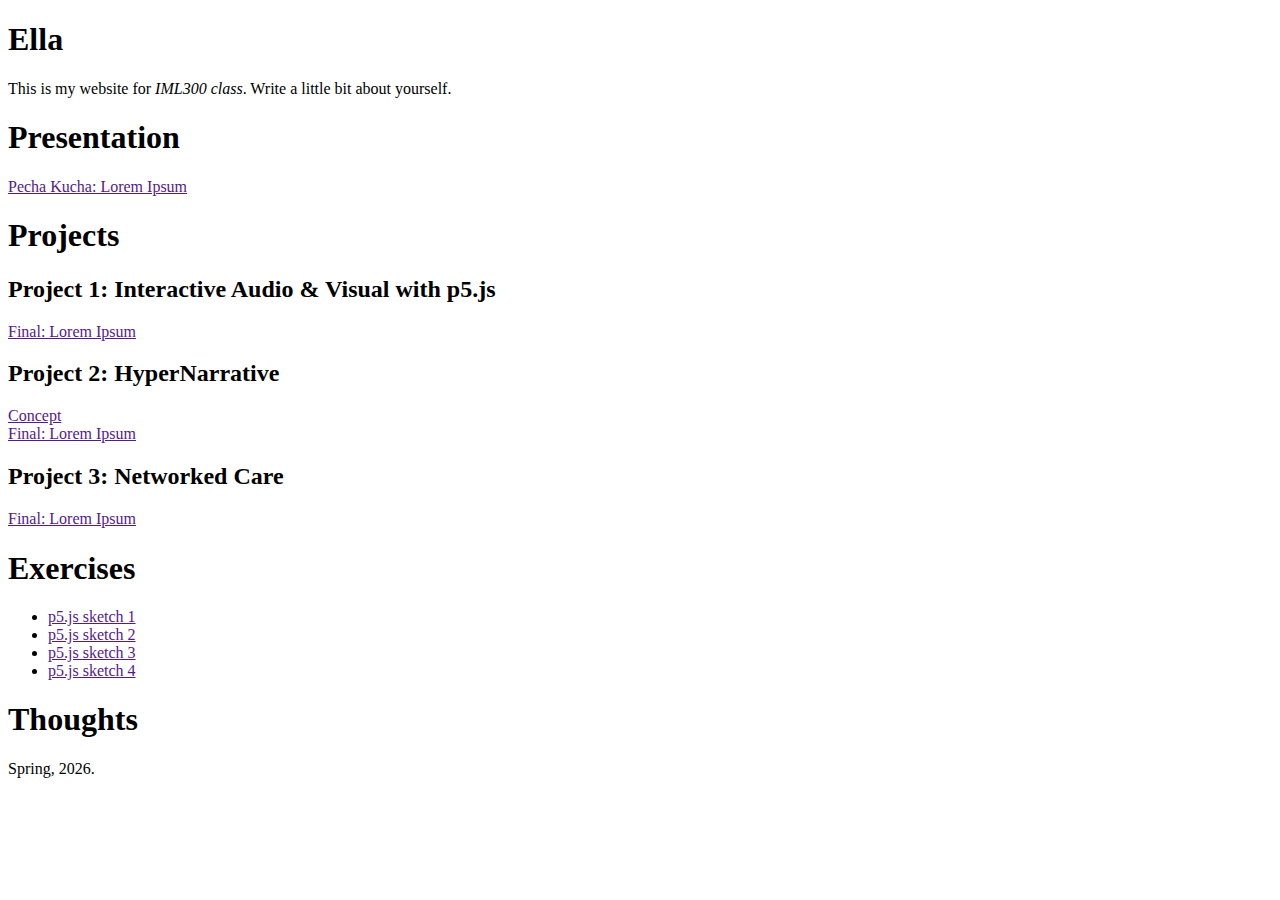
<file: index.html>
<!DOCTYPE html>
<html>
  <head>
    <meta charset="UTF-8" />
    <title>Ella's Homepage</title>
    <!--Update with your name-->
  </head>

  <body>
    <div>
      <h1>Ella</h1>
      <!--Update with your name-->
      <p>
        This is my website for <i>IML300 class</i>. Write a little bit about
        yourself.
      </p>
    </div>

    <div>
      <h1>Presentation</h1>
      <a href="">Pecha Kucha: Lorem Ipsum</a>
    </div>

    <div>
      <h1>Projects</h1>
      <h2>Project 1: Interactive Audio & Visual with p5.js</h2>
      <a href="">Final: Lorem Ipsum</a>
      <h2>Project 2: HyperNarrative</h2>
      <a href="">Concept</a><br />
      <a href="">Final: Lorem Ipsum</a>
      <h2>Project 3: Networked Care</h2>
      <a href="">Final: Lorem Ipsum</a>
    </div>

    <div>
      <h1>Exercises</h1>
      <ul>
        <li><a href="">p5.js sketch 1</a></li>
        <li><a href="">p5.js sketch 2</a></li>
        <li><a href="">p5.js sketch 3</a></li>
        <li><a href="">p5.js sketch 4</a></li>
      </ul>
    </div>

    <!--add a h1 element called 'Thoughts' Below-->
    <h1>Thoughts</h1>

    <footer>Spring, 2026.</footer>
  </body>
</html>
</file>
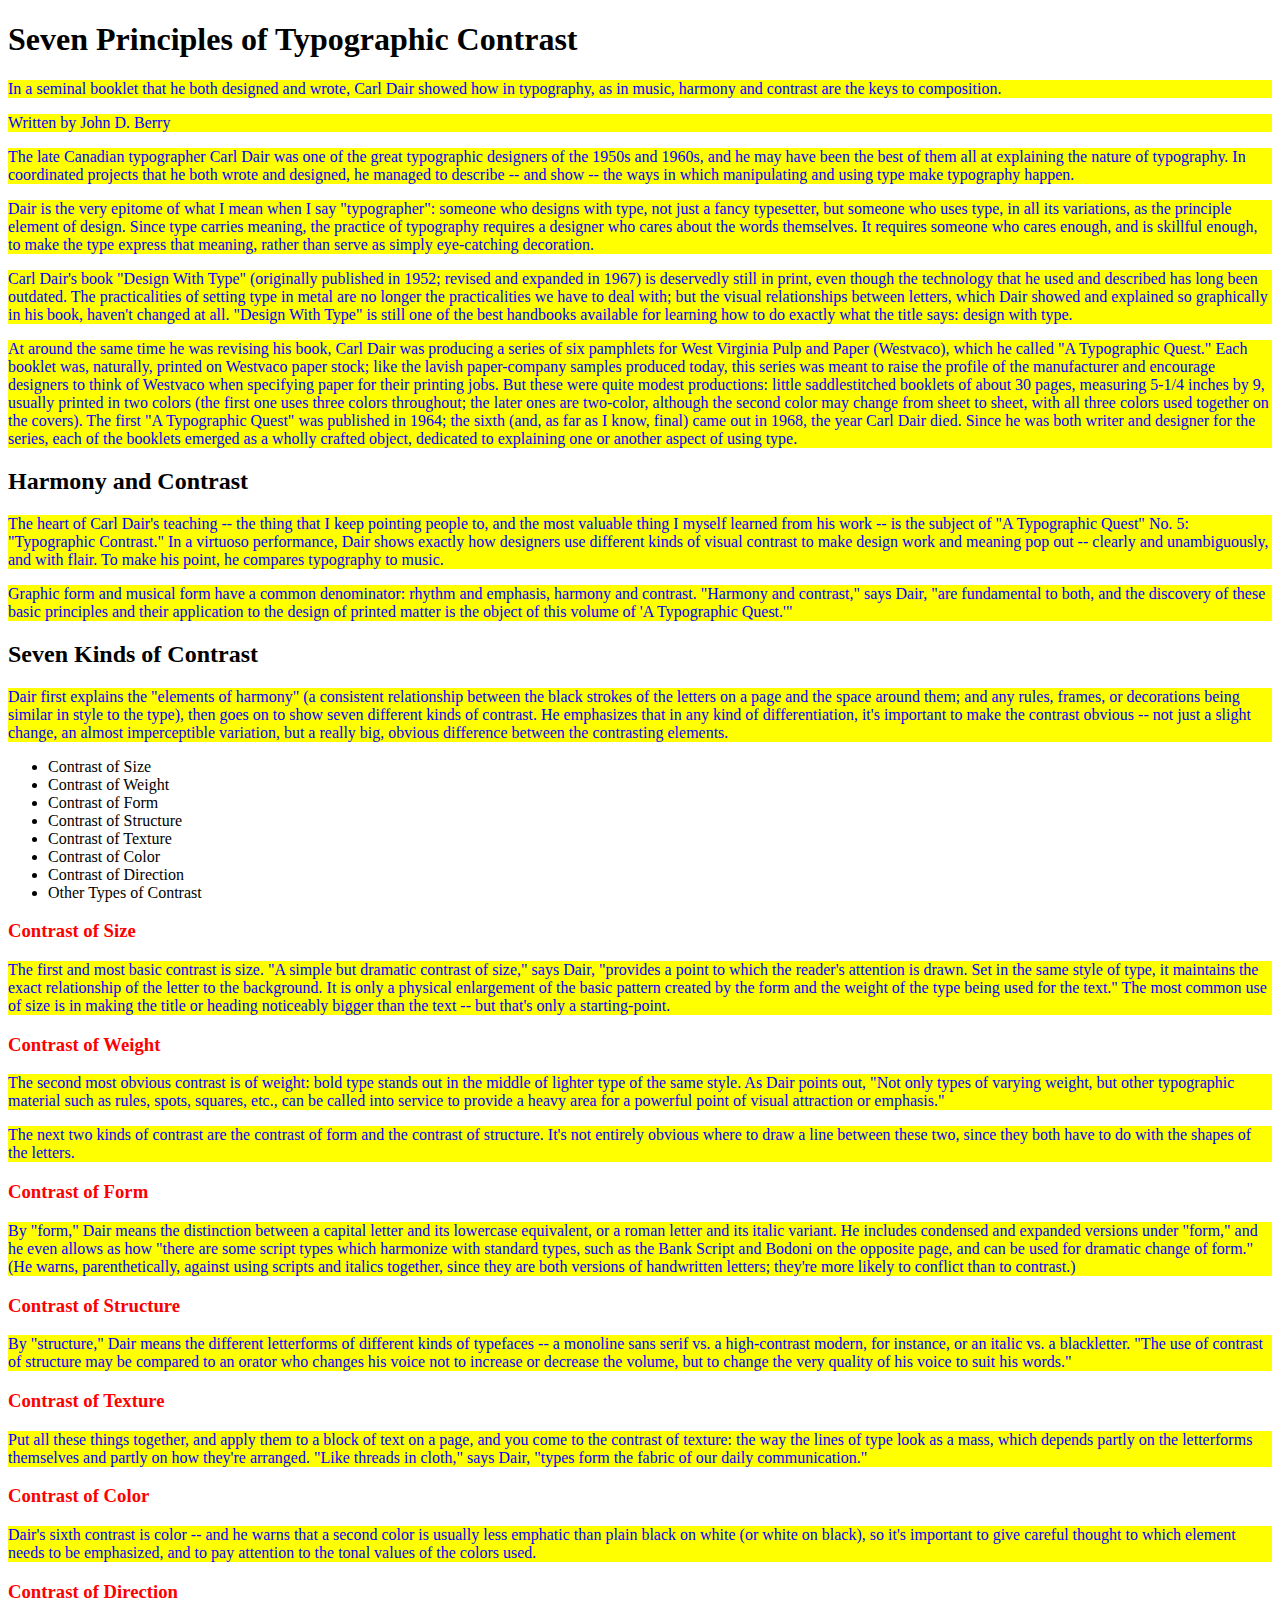
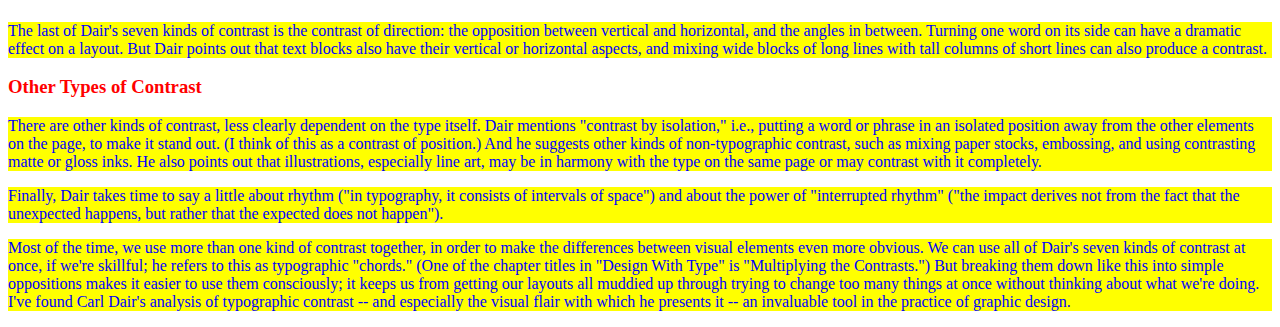
<file: css-advanced-demo/01-css-intro/index.html>
<!DOCTYPE html>
<html lang="en">
    <head>
        <meta charset="utf-8"> 
       	<meta name="viewport" content="width=device-width, initial-scale=1">
       	 <link rel="stylesheet" type="text/css" href="css/style.css"> 
        <title>Webpage Title</title>
    </head>
    <body>
		<h1>Seven Principles of Typographic Contrast</h1>

		<p>In a seminal booklet that he both designed and wrote, Carl Dair showed how in typography, as in music, harmony and contrast are the keys to composition.</p>

		<p>Written by John D. Berry</p>

		<p>The late Canadian typographer Carl Dair was one of the great typographic designers of the 1950s and 1960s, and he may have been the best of them all at explaining the nature of typography. In coordinated projects that he both wrote and designed, he managed to describe -- and show -- the ways in which manipulating and using type make typography happen.</p>

		<p>Dair is the very epitome of what I mean when I say "typographer": someone who designs with type, not just a fancy typesetter, but someone who uses type, in all its variations, as the principle element of design. Since type carries meaning, the practice of typography requires a designer who cares about the words themselves. It requires someone who cares enough, and is skillful enough, to make the type express that meaning, rather than serve as simply eye-catching decoration.</p>

		<p>Carl Dair's book "Design With Type" (originally published in 1952; revised and expanded in 1967) is deservedly still in print, even though the technology that he used and described has long been outdated. The practicalities of setting type in metal are no longer the practicalities we have to deal with; but the visual relationships between letters, which Dair showed and explained so graphically in his book, haven't changed at all. "Design With Type" is still one of the best handbooks available for learning how to do exactly what the title says: design with type.</p>

		<p>At around the same time he was revising his book, Carl Dair was producing a series of six pamphlets for West Virginia Pulp and Paper (Westvaco), which he called "A Typographic Quest." Each booklet was, naturally, printed on Westvaco paper stock; like the lavish paper-company samples produced today, this series was meant to raise the profile of the manufacturer and encourage designers to think of Westvaco when specifying paper for their printing jobs. But these were quite modest productions: little saddlestitched booklets of about 30 pages, measuring 5-1/4 inches by 9, usually printed in two colors (the first one uses three colors throughout; the later ones are two-color, although the second color may change from sheet to sheet, with all three colors used together on the covers). The first "A Typographic Quest" was published in 1964; the sixth (and, as far as I know, final) came out in 1968, the year Carl Dair died. Since he was both writer and designer for the series, each of the booklets emerged as a wholly crafted object, dedicated to explaining one or another aspect of using type.
		</p>

		<h2>Harmony and Contrast</h2>

		<p>The heart of Carl Dair's teaching -- the thing that I keep pointing people to, and the most valuable thing I myself learned from his work -- is the subject of "A Typographic Quest" No. 5: "Typographic Contrast." In a virtuoso performance, Dair shows exactly how designers use different kinds of visual contrast to make design work and meaning pop out -- clearly and unambiguously, and with flair. To make his point, he compares typography to music.</p>

		<p>Graphic form and musical form have a common denominator: rhythm and emphasis, harmony and contrast. "Harmony and contrast," says Dair, "are fundamental to both, and the discovery of these basic principles and their application to the design of printed matter is the object of this volume of 'A Typographic Quest.'"</p>

		<h2>Seven Kinds of Contrast</h2>

		<p>Dair first explains the "elements of harmony" (a consistent relationship between the black strokes of the letters on a page and the space around them; and any rules, frames, or decorations being similar in style to the type), then goes on to show seven different kinds of contrast. He emphasizes that in any kind of differentiation, it's important to make the contrast obvious -- not just a slight change, an almost imperceptible variation, but a really big, obvious difference between the contrasting elements.
		</p>

		<ul>
			<li>Contrast of Size</li>
			<li>Contrast of Weight</li>
			<li>Contrast of Form</li>
			<li>Contrast of Structure</li>
			<li>Contrast of Texture</li>
			<li>Contrast of Color</li>
			<li>Contrast of Direction</li>
			<li>Other Types of Contrast</li>
		</ul>

		<h3>Contrast of Size</h3>

		<p>The first and most basic contrast is size. "A simple but dramatic contrast of size," says Dair, "provides a point to which the reader's attention is drawn. Set in the same style of type, it maintains the exact relationship of the letter to the background. It is only a physical enlargement of the basic pattern created by the form and the weight of the type being used for the text." The most common use of size is in making the title or heading noticeably bigger than the text -- but that's only a starting-point.</p>

		<h3>Contrast of Weight</h3>

		<p>The second most obvious contrast is of weight: bold type stands out in the middle of lighter type of the same style. As Dair points out, "Not only types of varying weight, but other typographic material such as rules, spots, squares, etc., can be called into service to provide a heavy area for a powerful point of visual attraction or emphasis."</p>

		<p>The next two kinds of contrast are the contrast of form and the contrast of structure. It's not entirely obvious where to draw a line between these two, since they both have to do with the shapes of the letters.</p>


		<h3>Contrast of Form</h3>

		<p>By "form," Dair means the distinction between a capital letter and its lowercase equivalent, or a roman letter and its italic variant. He includes condensed and expanded versions under "form," and he even allows as how "there are some script types which harmonize with standard types, such as the Bank Script and Bodoni on the opposite page, and can be used for dramatic change of form." (He warns, parenthetically, against using scripts and italics together, since they are both versions of handwritten letters; they're more likely to conflict than to contrast.)</p>

		<h3>Contrast of Structure</h3>

		<p>By "structure," Dair means the different letterforms of different kinds of typefaces -- a monoline sans serif vs. a high-contrast modern, for instance, or an italic vs. a blackletter. "The use of contrast of structure may be compared to an orator who changes his voice not to increase or decrease the volume, but to change the very quality of his voice to suit his words."</p>

		<h3>Contrast of Texture</h3>

		<p>Put all these things together, and apply them to a block of text on a page, and you come to the contrast of texture: the way the lines of type look as a mass, which depends partly on the letterforms themselves and partly on how they're arranged. "Like threads in cloth," says Dair, "types form the fabric of our daily communication."</p>


		<h3>Contrast of Color</h3>

		<p>Dair's sixth contrast is color -- and he warns that a second color is usually less emphatic than plain black on white (or white on black), so it's important to give careful thought to which element needs to be emphasized, and to pay attention to the tonal values of the colors used.</p>

		<h3>Contrast of Direction</h3>

		<p>The last of Dair's seven kinds of contrast is the contrast of direction: the opposition between vertical and horizontal, and the angles in between. Turning one word on its side can have a dramatic effect on a layout. But Dair points out that text blocks also have their vertical or horizontal aspects, and mixing wide blocks of long lines with tall columns of short lines can also produce a contrast.</p>

		<h3>Other Types of Contrast</h3>

		<p>There are other kinds of contrast, less clearly dependent on the type itself. Dair mentions "contrast by isolation," i.e., putting a word or phrase in an isolated position away from the other elements on the page, to make it stand out. (I think of this as a contrast of position.) And he suggests other kinds of non-typographic contrast, such as mixing paper stocks, embossing, and using contrasting matte or gloss inks. He also points out that illustrations, especially line art, may be in harmony with the type on the same page or may contrast with it completely.</p>

		<p>Finally, Dair takes time to say a little about rhythm ("in typography, it consists of intervals of space") and about the power of "interrupted rhythm" ("the impact derives not from the fact that the unexpected happens, but rather that the expected does not happen").</p>

		<p>Most of the time, we use more than one kind of contrast together, in order to make the differences between visual elements even more obvious. We can use all of Dair's seven kinds of contrast at once, if we're skillful; he refers to this as typographic "chords." (One of the chapter titles in "Design With Type" is "Multiplying the Contrasts.") But breaking them down like this into simple oppositions makes it easier to use them consciously; it keeps us from getting our layouts all muddied up through trying to change too many things at once without thinking about what we're doing. I've found Carl Dair's analysis of typographic contrast -- and especially the visual flair with which he presents it -- an invaluable tool in the practice of graphic design.</p>
    </body>
</html>
</file>
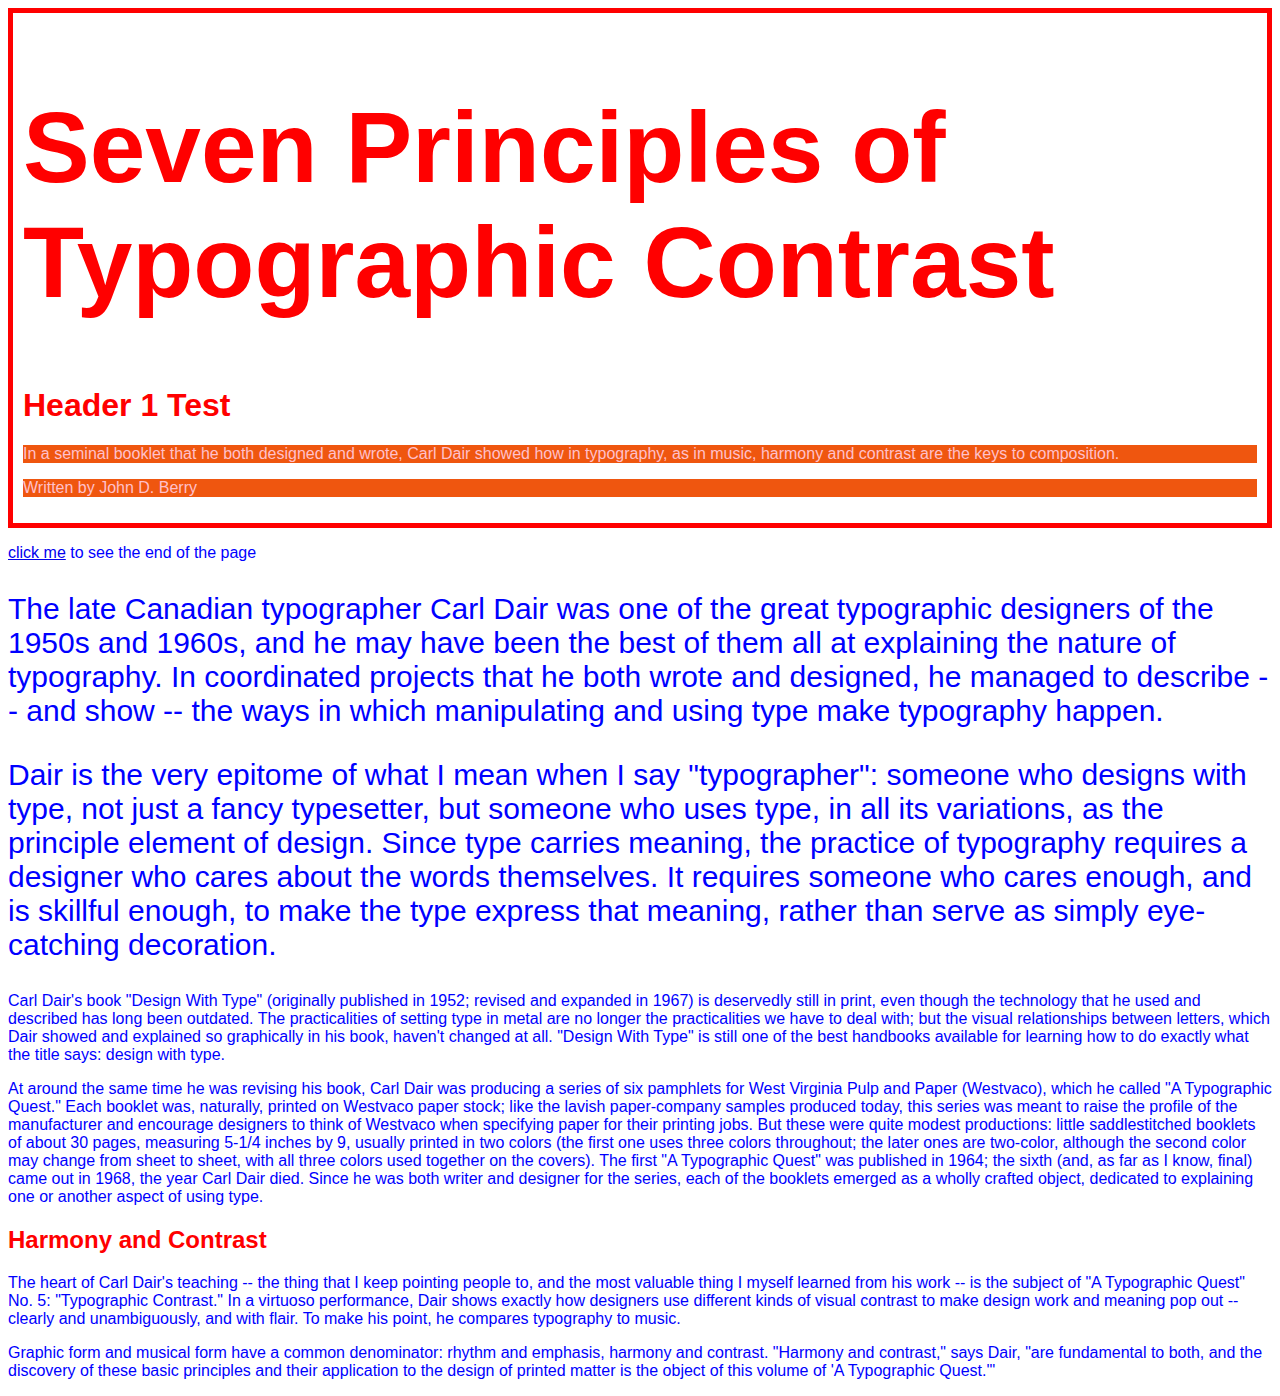
<file: css-advanced-demo/02-css-selectors/index.html>
<!DOCTYPE html>
<html lang="en">
  <head>
    <meta charset="utf-8" />
    <meta name="viewport" content="width=device-width, initial-scale=1" />
    <link rel="stylesheet" type="text/css" href="css/style.css" />
    <title>CSS Selectors</title>
</head>

<body>
    <div>
        <h1 id="page-title">Seven Principles of Typographic Contrast</h1>
        <h1>Header 1 Test</h1>

        <p>
            In a seminal booklet that he both designed and wrote, Carl Dair showed
            how in typography, as in music, harmony and contrast are the keys to
            composition.
        </p>

        <p>Written by John D. Berry</p>
    </div>

    <p><a href="#end">click me</a> to see the end of the page</p>

    <p class="special-paragraph">
        The late Canadian typographer Carl Dair was one of the great typographic
        designers of the 1950s and 1960s, and he may have been the best of them
        all at explaining the nature of typography. In coordinated projects that
        he both wrote and designed, he managed to describe -- and show -- the ways
        in which manipulating and using type make typography happen.
    </p>

    <p class="special-paragraph">
        Dair is the very epitome of what I mean when I say "typographer": someone
        who designs with type, not just a fancy typesetter, but someone who uses
        type, in all its variations, as the principle element of design. Since
        type carries meaning, the practice of typography requires a designer who
        cares about the words themselves. It requires someone who cares enough,
        and is skillful enough, to make the type express that meaning, rather than
        serve as simply eye-catching decoration.
    </p>

    <p>
        Carl Dair's book "Design With Type" (originally published in 1952; revised
        and expanded in 1967) is deservedly still in print, even though the
        technology that he used and described has long been outdated. The
        practicalities of setting type in metal are no longer the practicalities
        we have to deal with; but the visual relationships between letters, which
        Dair showed and explained so graphically in his book, haven't changed at
        all. "Design With Type" is still one of the best handbooks available for
        learning how to do exactly what the title says: design with type.
    </p>

    <p>
        At around the same time he was revising his book, Carl Dair was producing
        a series of six pamphlets for West Virginia Pulp and Paper (Westvaco),
        which he called "A Typographic Quest." Each booklet was, naturally,
        printed on Westvaco paper stock; like the lavish paper-company samples
        produced today, this series was meant to raise the profile of the
        manufacturer and encourage designers to think of Westvaco when specifying
        paper for their printing jobs. But these were quite modest productions:
        little saddlestitched booklets of about 30 pages, measuring 5-1/4 inches
        by 9, usually printed in two colors (the first one uses three colors
        throughout; the later ones are two-color, although the second color may
        change from sheet to sheet, with all three colors used together on the
        covers). The first "A Typographic Quest" was published in 1964; the sixth
        (and, as far as I know, final) came out in 1968, the year Carl Dair died.
        Since he was both writer and designer for the series, each of the booklets
        emerged as a wholly crafted object, dedicated to explaining one or another
        aspect of using type.
    </p>

    <h2>Harmony and Contrast</h2>

    <p id="end">
        The heart of Carl Dair's teaching -- the thing that I keep pointing people
        to, and the most valuable thing I myself learned from his work -- is the
        subject of "A Typographic Quest" No. 5: "Typographic Contrast." In a
        virtuoso performance, Dair shows exactly how designers use different kinds
        of visual contrast to make design work and meaning pop out -- clearly and
        unambiguously, and with flair. To make his point, he compares typography
        to music.
    </p>

    <p>
        Graphic form and musical form have a common denominator: rhythm and
        emphasis, harmony and contrast. "Harmony and contrast," says Dair, "are
        fundamental to both, and the discovery of these basic principles and their
        application to the design of printed matter is the object of this volume
        of 'A Typographic Quest.'"
    </p>

</body></html>
</file>
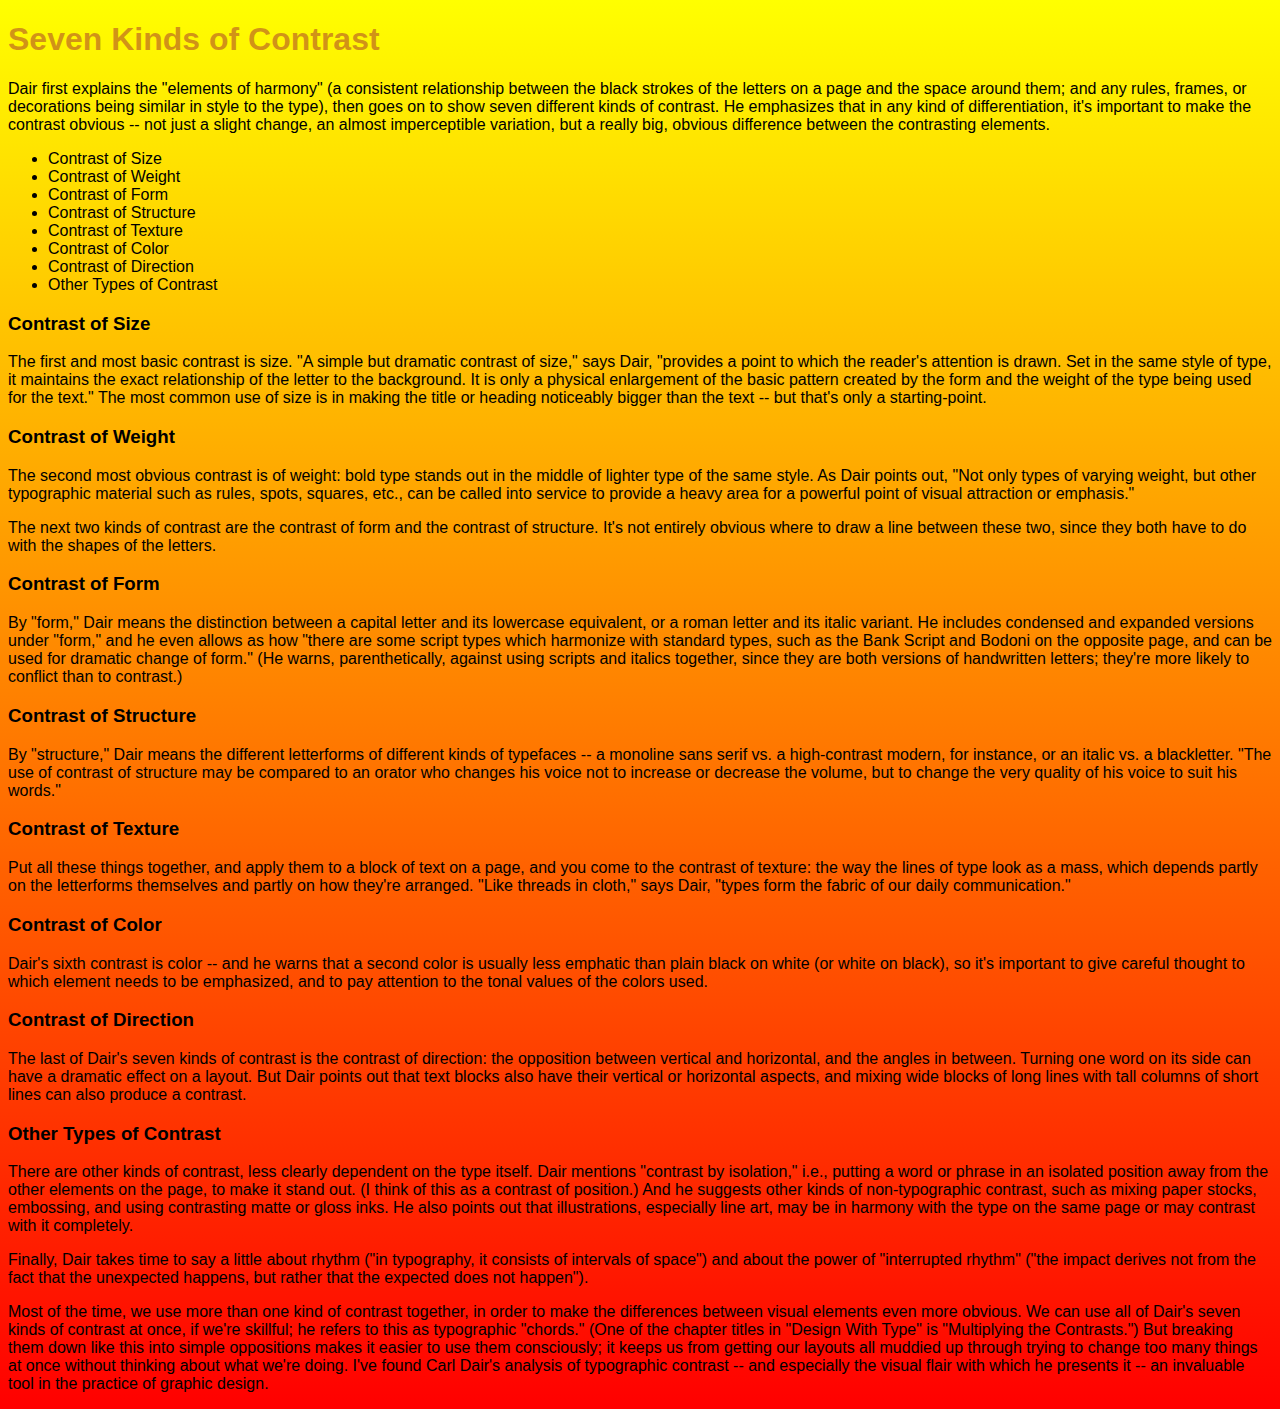
<file: css-advanced-demo/03-css-color/index.html>
<!DOCTYPE html>
<html lang="en">
    <head>
        <meta charset="utf-8"> 
       	<meta name="viewport" content="width=device-width, initial-scale=1">
       	<link rel="stylesheet" type="text/css" href="css/style.css">
        <title>Seven Kinds of Contrast</title>
    </head>
    <body>
    	<h1>Seven Kinds of Contrast</h1>

		<p>Dair first explains the "elements of harmony" (a consistent relationship between the black strokes of the letters on a page and the space around them; and any rules, frames, or decorations being similar in style to the type), then goes on to show seven different kinds of contrast. He emphasizes that in any kind of differentiation, it's important to make the contrast obvious -- not just a slight change, an almost imperceptible variation, but a really big, obvious difference between the contrasting elements.
		</p>

		<ul>
			<li>Contrast of Size</li>
			<li>Contrast of Weight</li>
			<li>Contrast of Form</li>
			<li>Contrast of Structure</li>
			<li>Contrast of Texture</li>
			<li>Contrast of Color</li>
			<li>Contrast of Direction</li>
			<li>Other Types of Contrast</li>
		</ul>

		<h3>Contrast of Size</h3>

		<p>The first and most basic contrast is size. "A simple but dramatic contrast of size," says Dair, "provides a point to which the reader's attention is drawn. Set in the same style of type, it maintains the exact relationship of the letter to the background. It is only a physical enlargement of the basic pattern created by the form and the weight of the type being used for the text." The most common use of size is in making the title or heading noticeably bigger than the text -- but that's only a starting-point.</p>

		<h3>Contrast of Weight</h3>

		<p>The second most obvious contrast is of weight: bold type stands out in the middle of lighter type of the same style. As Dair points out, "Not only types of varying weight, but other typographic material such as rules, spots, squares, etc., can be called into service to provide a heavy area for a powerful point of visual attraction or emphasis."</p>

		<p>The next two kinds of contrast are the contrast of form and the contrast of structure. It's not entirely obvious where to draw a line between these two, since they both have to do with the shapes of the letters.</p>


		<h3>Contrast of Form</h3>

		<p>By "form," Dair means the distinction between a capital letter and its lowercase equivalent, or a roman letter and its italic variant. He includes condensed and expanded versions under "form," and he even allows as how "there are some script types which harmonize with standard types, such as the Bank Script and Bodoni on the opposite page, and can be used for dramatic change of form." (He warns, parenthetically, against using scripts and italics together, since they are both versions of handwritten letters; they're more likely to conflict than to contrast.)</p>

		<h3>Contrast of Structure</h3>

		<p>By "structure," Dair means the different letterforms of different kinds of typefaces -- a monoline sans serif vs. a high-contrast modern, for instance, or an italic vs. a blackletter. "The use of contrast of structure may be compared to an orator who changes his voice not to increase or decrease the volume, but to change the very quality of his voice to suit his words."</p>

		<h3>Contrast of Texture</h3>

		<p>Put all these things together, and apply them to a block of text on a page, and you come to the contrast of texture: the way the lines of type look as a mass, which depends partly on the letterforms themselves and partly on how they're arranged. "Like threads in cloth," says Dair, "types form the fabric of our daily communication."</p>


		<h3>Contrast of Color</h3>

		<p>Dair's sixth contrast is color -- and he warns that a second color is usually less emphatic than plain black on white (or white on black), so it's important to give careful thought to which element needs to be emphasized, and to pay attention to the tonal values of the colors used.</p>

		<h3>Contrast of Direction</h3>

		<p>The last of Dair's seven kinds of contrast is the contrast of direction: the opposition between vertical and horizontal, and the angles in between. Turning one word on its side can have a dramatic effect on a layout. But Dair points out that text blocks also have their vertical or horizontal aspects, and mixing wide blocks of long lines with tall columns of short lines can also produce a contrast.</p>

		<h3>Other Types of Contrast</h3>

		<p>There are other kinds of contrast, less clearly dependent on the type itself. Dair mentions "contrast by isolation," i.e., putting a word or phrase in an isolated position away from the other elements on the page, to make it stand out. (I think of this as a contrast of position.) And he suggests other kinds of non-typographic contrast, such as mixing paper stocks, embossing, and using contrasting matte or gloss inks. He also points out that illustrations, especially line art, may be in harmony with the type on the same page or may contrast with it completely.</p>

		<p>Finally, Dair takes time to say a little about rhythm ("in typography, it consists of intervals of space") and about the power of "interrupted rhythm" ("the impact derives not from the fact that the unexpected happens, but rather that the expected does not happen").</p>

		<p>Most of the time, we use more than one kind of contrast together, in order to make the differences between visual elements even more obvious. We can use all of Dair's seven kinds of contrast at once, if we're skillful; he refers to this as typographic "chords." (One of the chapter titles in "Design With Type" is "Multiplying the Contrasts.") But breaking them down like this into simple oppositions makes it easier to use them consciously; it keeps us from getting our layouts all muddied up through trying to change too many things at once without thinking about what we're doing. I've found Carl Dair's analysis of typographic contrast -- and especially the visual flair with which he presents it -- an invaluable tool in the practice of graphic design.</p>
    </body>
</html>
</file>
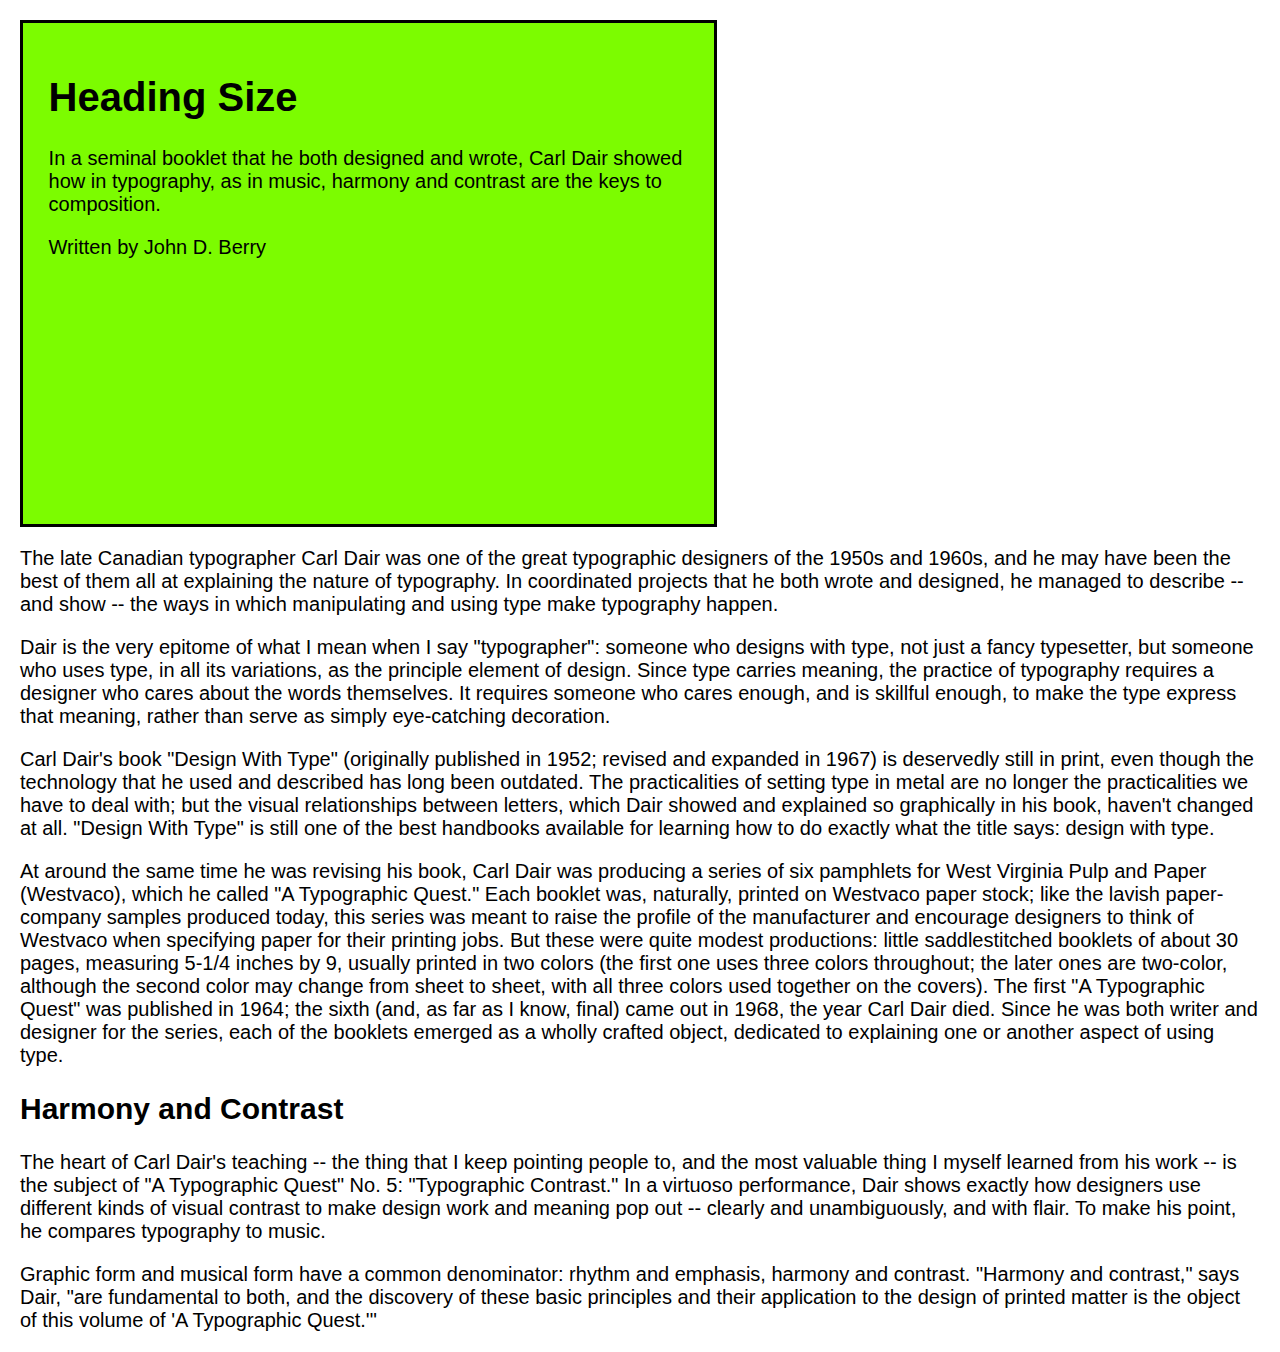
<file: css-advanced-demo/04-css-units/index.html>
<!DOCTYPE html>
<html lang="en">
    <head>
        <meta charset="utf-8"> 
       	<meta name="viewport" content="width=device-width, initial-scale=1">
       	<link rel="stylesheet" type="text/css" href="css/style.css">
        <title>CSS Units</title>
    </head>
    <body>
    	<div>
	    	<h1>Heading Size</h1>
	    	
			<p>In a seminal booklet that he both designed and wrote, Carl Dair showed how in typography, as in music, harmony and contrast are the keys to composition.</p>

			<p>Written by John D. Berry</p>
		</div>

		<p>The late Canadian typographer Carl Dair was one of the great typographic designers of the 1950s and 1960s, and he may have been the best of them all at explaining the nature of typography. In coordinated projects that he both wrote and designed, he managed to describe -- and show -- the ways in which manipulating and using type make typography happen.</p>

		<p>Dair is the very epitome of what I mean when I say "typographer": someone who designs with type, not just a fancy typesetter, but someone who uses type, in all its variations, as the principle element of design. Since type carries meaning, the practice of typography requires a designer who cares about the words themselves. It requires someone who cares enough, and is skillful enough, to make the type express that meaning, rather than serve as simply eye-catching decoration.</p>

		<p>Carl Dair's book "Design With Type" (originally published in 1952; revised and expanded in 1967) is deservedly still in print, even though the technology that he used and described has long been outdated. The practicalities of setting type in metal are no longer the practicalities we have to deal with; but the visual relationships between letters, which Dair showed and explained so graphically in his book, haven't changed at all. "Design With Type" is still one of the best handbooks available for learning how to do exactly what the title says: design with type.</p>

		<p>At around the same time he was revising his book, Carl Dair was producing a series of six pamphlets for West Virginia Pulp and Paper (Westvaco), which he called "A Typographic Quest." Each booklet was, naturally, printed on Westvaco paper stock; like the lavish paper-company samples produced today, this series was meant to raise the profile of the manufacturer and encourage designers to think of Westvaco when specifying paper for their printing jobs. But these were quite modest productions: little saddlestitched booklets of about 30 pages, measuring 5-1/4 inches by 9, usually printed in two colors (the first one uses three colors throughout; the later ones are two-color, although the second color may change from sheet to sheet, with all three colors used together on the covers). The first "A Typographic Quest" was published in 1964; the sixth (and, as far as I know, final) came out in 1968, the year Carl Dair died. Since he was both writer and designer for the series, each of the booklets emerged as a wholly crafted object, dedicated to explaining one or another aspect of using type.
		</p>

		<h2>Harmony and Contrast</h2>

		<p>The heart of Carl Dair's teaching -- the thing that I keep pointing people to, and the most valuable thing I myself learned from his work -- is the subject of "A Typographic Quest" No. 5: "Typographic Contrast." In a virtuoso performance, Dair shows exactly how designers use different kinds of visual contrast to make design work and meaning pop out -- clearly and unambiguously, and with flair. To make his point, he compares typography to music.</p>

		<p>Graphic form and musical form have a common denominator: rhythm and emphasis, harmony and contrast. "Harmony and contrast," says Dair, "are fundamental to both, and the discovery of these basic principles and their application to the design of printed matter is the object of this volume of 'A Typographic Quest.'"</p>

    </body>
</html>
</file>
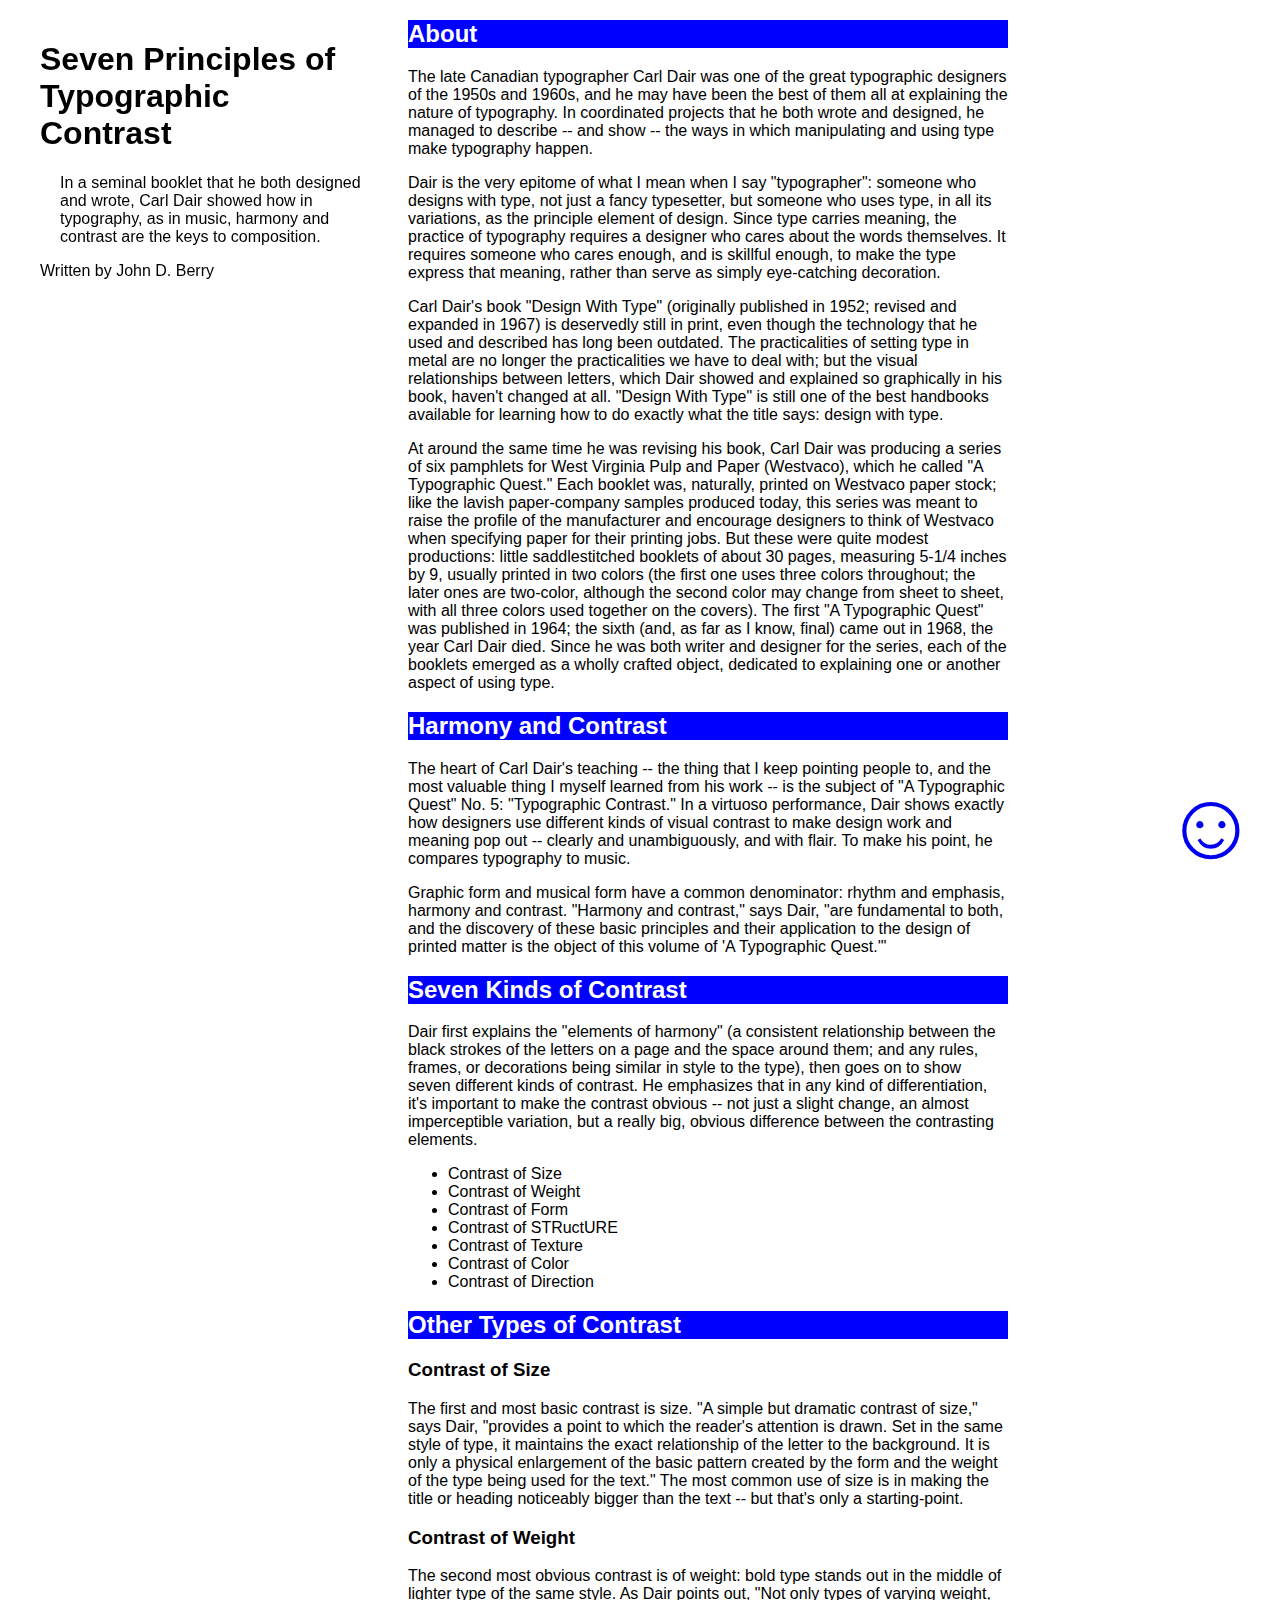
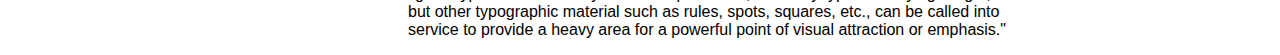
<file: css-advanced-demo/06-css-position/index.html>
<!DOCTYPE html>
<html lang="en">
    <head>
        <meta charset="utf-8"> 
       	<meta name="viewport" content="width=device-width, initial-scale=1">
       	<link rel="stylesheet" type="text/css" href="css/style.css">
        <title>CSS Position</title>
    </head>
    <body>

		<span id="smiley"><a href="#about">☺︎</a></span>

    	<header id="intro">
	    	<h1>Seven Principles of Typographic Contrast</h1>
			<p class="indent">In a seminal booklet that he both designed and wrote, Carl Dair showed how in typography, as in music, harmony and contrast are the keys to composition.</p>
			<p>Written by John D. Berry</p>
		</header>
		<section id="about">
			<h2 class="section-title">About</h2>
			<p>The late Canadian typographer Carl Dair was one of the great typographic designers of the 1950s and 1960s, and he may have been the best of them all at explaining the nature of typography. In coordinated projects that he both wrote and designed, he managed to describe -- and show -- the ways in which manipulating and using type make typography happen.</p>

			<p>Dair is the very epitome of what I mean when I say "typographer": someone who designs with type, not just a fancy typesetter, but someone who uses type, in all its variations, as the principle element of design. Since type carries meaning, the practice of typography requires a designer who cares about the words themselves. It requires someone who cares enough, and is skillful enough, to make the type express that meaning, rather than serve as simply eye-catching decoration.</p>

			<p>Carl Dair's book "Design With Type" (originally published in 1952; revised and expanded in 1967) is deservedly still in print, even though the technology that he used and described has long been outdated. The practicalities of setting type in metal are no longer the practicalities we have to deal with; but the visual relationships between letters, which Dair showed and explained so graphically in his book, haven't changed at all. "Design With Type" is still one of the best handbooks available for learning how to do exactly what the title says: design with type.</p>

			<p>At around the same time he was revising his book, Carl Dair was producing a series of six pamphlets for West Virginia Pulp and Paper (Westvaco), which he called "A Typographic Quest." Each booklet was, naturally, printed on Westvaco paper stock; like the lavish paper-company samples produced today, this series was meant to raise the profile of the manufacturer and encourage designers to think of Westvaco when specifying paper for their printing jobs. But these were quite modest productions: little saddlestitched booklets of about 30 pages, measuring 5-1/4 inches by 9, usually printed in two colors (the first one uses three colors throughout; the later ones are two-color, although the second color may change from sheet to sheet, with all three colors used together on the covers). The first "A Typographic Quest" was published in 1964; the sixth (and, as far as I know, final) came out in 1968, the year Carl Dair died. Since he was both writer and designer for the series, each of the booklets emerged as a wholly crafted object, dedicated to explaining one or another aspect of using type.
			</p>
		</section>

		<section>
			<h2 class="section-title">Harmony and Contrast</h2>

			<p>The heart of Carl Dair's teaching -- the thing that I keep pointing people to, and the most valuable thing I myself learned from his work -- is the subject of "A Typographic Quest" No. 5: "Typographic Contrast." In a virtuoso performance, Dair shows exactly how designers use different kinds of visual contrast to make design work and meaning pop out -- clearly and unambiguously, and with flair. To make his point, he compares typography to music.</p>

			<p>Graphic form and musical form have a common denominator: rhythm and emphasis, harmony and contrast. "Harmony and contrast," says Dair, "are fundamental to both, and the discovery of these basic principles and their application to the design of printed matter is the object of this volume of 'A Typographic Quest.'"</p>
		</section>

		<section>
			<h2 class="section-title">Seven Kinds of Contrast</h2>
			<p>Dair first explains the "elements of harmony" (a consistent relationship between the black strokes of the letters on a page and the space around them; and any rules, frames, or decorations being similar in style to the type), then goes on to show seven different kinds of contrast. He emphasizes that in any kind of differentiation, it's important to make the contrast obvious -- not just a slight change, an almost imperceptible variation, but a really big, obvious difference between the contrasting elements.</p>
			<ul>
				<li>Contrast of Size</li>
				<li>Contrast of Weight</li>
				<li>Contrast of Form</li>
				<li>Contrast of STRuctURE</li>
				<li>Contrast of Texture</li>
				<li>Contrast of Color</li>
				<li>Contrast of Direction</li>
			</ul>
		</section>
		<section>
			<h2 class="section-title">Other Types of Contrast</h2>
			<h3>Contrast of Size</h3>
			<p>The first and most basic contrast is size. "A simple but dramatic contrast of size," says Dair, "provides a point to which the reader's attention is drawn. Set in the same style of type, it maintains the exact relationship of the letter to the background. It is only a physical enlargement of the basic pattern created by the form and the weight of the type being used for the text." The most common use of size is in making the title or heading noticeably bigger than the text -- but that's only a starting-point.</p>
			<h3>Contrast of Weight</h3>
			<p>The second most obvious contrast is of weight: bold type stands out in the middle of lighter type of the same style. As Dair points out, "Not only types of varying weight, but other typographic material such as rules, spots, squares, etc., can be called into service to provide a heavy area for a powerful point of visual attraction or emphasis."</p>
		</section>
    </body>
</html>
</file>
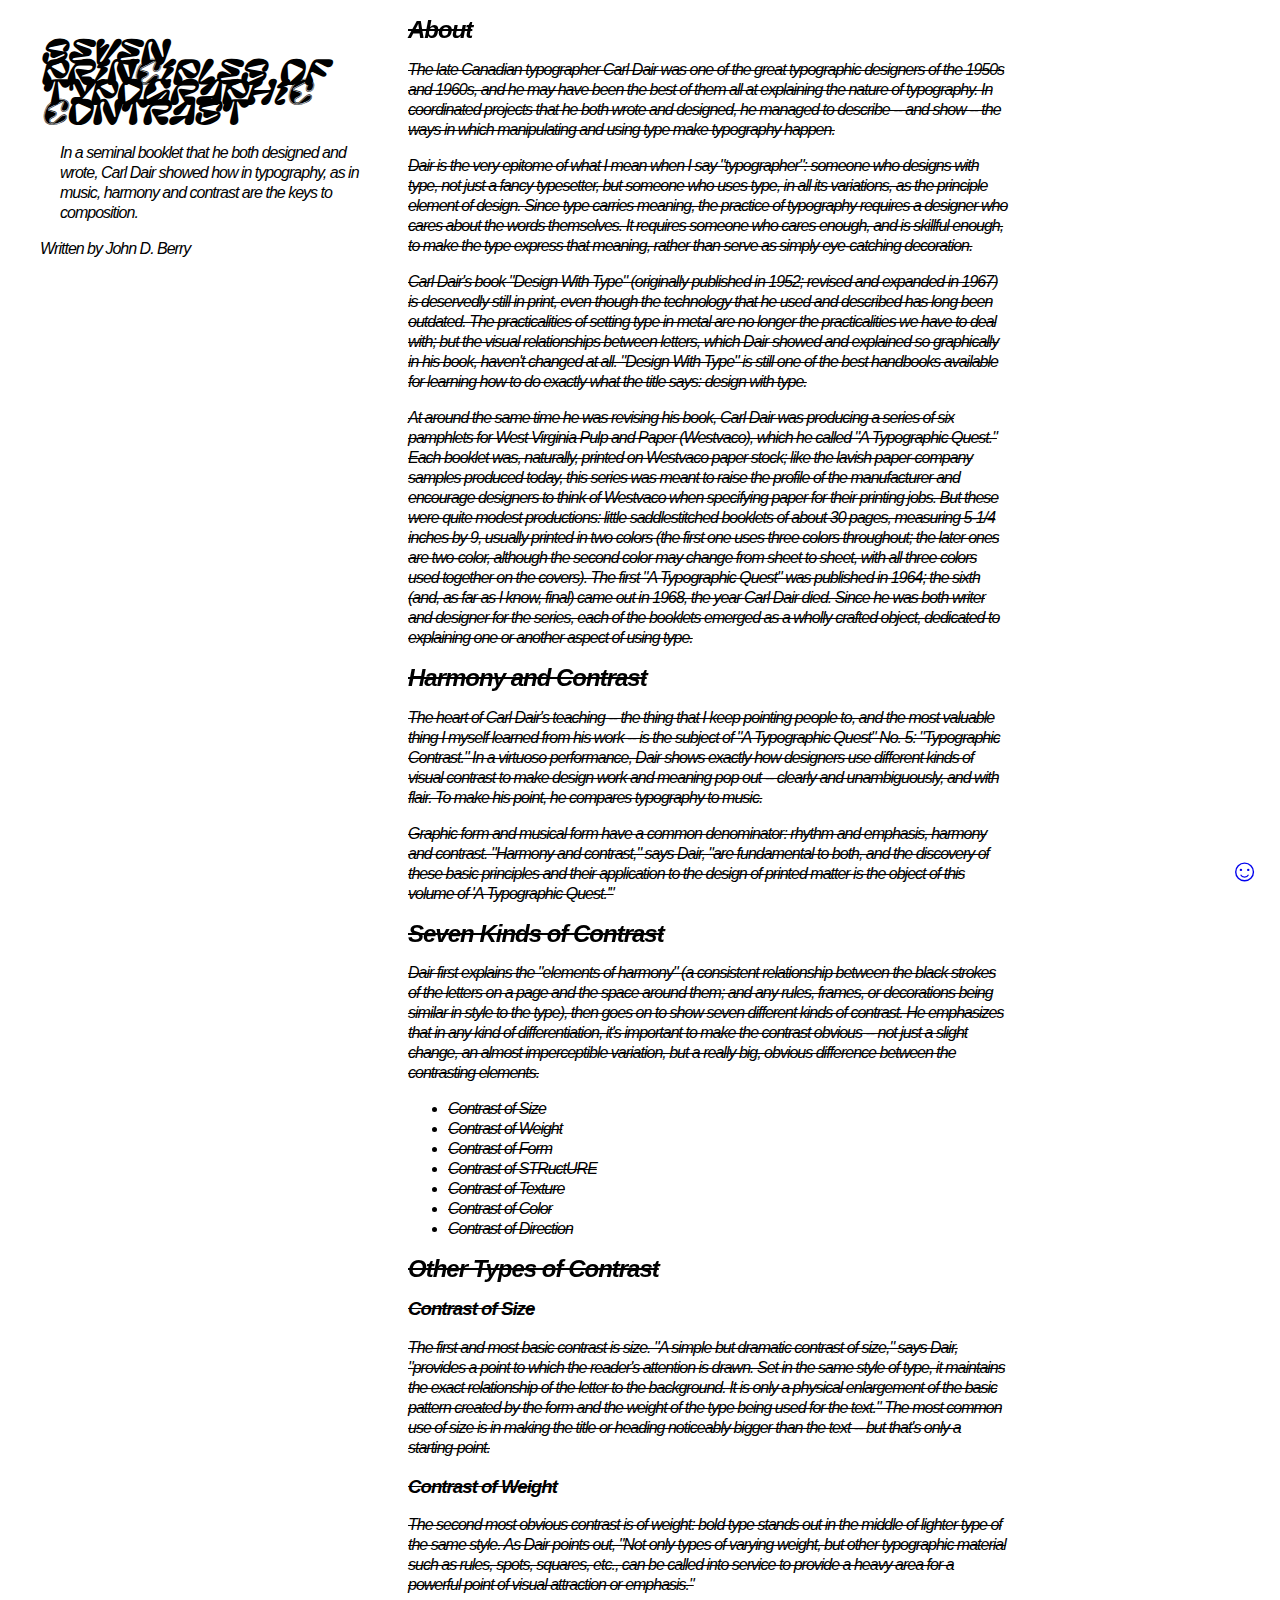
<file: css-advanced-demo/07-a-css-font/index.html>
<!DOCTYPE html>
<html lang="en">
  <head>
    <meta charset="utf-8" />
    <meta name="viewport" content="width=device-width, initial-scale=1" />
    <link rel="stylesheet" type="text/css" href="css/style.css" />
    <title>CSS Font</title>
  </head>
  <body>
    <span id="smiley"><a href="#about">☺︎</a></span>

    <header id="intro">
      <h1>Seven Principles of Typographic Contrast</h1>
      <p class="indent">
        In a seminal booklet that he both designed and wrote, Carl Dair showed
        how in typography, as in music, harmony and contrast are the keys to
        composition.
      </p>
      <p>Written by John D. Berry</p>
    </header>
    <section id="about">
      <h2 class="section-title">About</h2>
      <p>
        The late Canadian typographer Carl Dair was one of the great typographic
        designers of the 1950s and 1960s, and he may have been the best of them
        all at explaining the nature of typography. In coordinated projects that
        he both wrote and designed, he managed to describe -- and show -- the
        ways in which manipulating and using type make typography happen.
      </p>

      <p>
        Dair is the very epitome of what I mean when I say "typographer":
        someone who designs with type, not just a fancy typesetter, but someone
        who uses type, in all its variations, as the principle element of
        design. Since type carries meaning, the practice of typography requires
        a designer who cares about the words themselves. It requires someone who
        cares enough, and is skillful enough, to make the type express that
        meaning, rather than serve as simply eye-catching decoration.
      </p>

      <p>
        Carl Dair's book "Design With Type" (originally published in 1952;
        revised and expanded in 1967) is deservedly still in print, even though
        the technology that he used and described has long been outdated. The
        practicalities of setting type in metal are no longer the practicalities
        we have to deal with; but the visual relationships between letters,
        which Dair showed and explained so graphically in his book, haven't
        changed at all. "Design With Type" is still one of the best handbooks
        available for learning how to do exactly what the title says: design
        with type.
      </p>

      <p>
        At around the same time he was revising his book, Carl Dair was
        producing a series of six pamphlets for West Virginia Pulp and Paper
        (Westvaco), which he called "A Typographic Quest." Each booklet was,
        naturally, printed on Westvaco paper stock; like the lavish
        paper-company samples produced today, this series was meant to raise the
        profile of the manufacturer and encourage designers to think of Westvaco
        when specifying paper for their printing jobs. But these were quite
        modest productions: little saddlestitched booklets of about 30 pages,
        measuring 5-1/4 inches by 9, usually printed in two colors (the first
        one uses three colors throughout; the later ones are two-color, although
        the second color may change from sheet to sheet, with all three colors
        used together on the covers). The first "A Typographic Quest" was
        published in 1964; the sixth (and, as far as I know, final) came out in
        1968, the year Carl Dair died. Since he was both writer and designer for
        the series, each of the booklets emerged as a wholly crafted object,
        dedicated to explaining one or another aspect of using type.
      </p>
    </section>

    <section>
      <h2 class="section-title">Harmony and Contrast</h2>

      <p>
        The heart of Carl Dair's teaching -- the thing that I keep pointing
        people to, and the most valuable thing I myself learned from his work --
        is the subject of "A Typographic Quest" No. 5: "Typographic Contrast."
        In a virtuoso performance, Dair shows exactly how designers use
        different kinds of visual contrast to make design work and meaning pop
        out -- clearly and unambiguously, and with flair. To make his point, he
        compares typography to music.
      </p>

      <p>
        Graphic form and musical form have a common denominator: rhythm and
        emphasis, harmony and contrast. "Harmony and contrast," says Dair, "are
        fundamental to both, and the discovery of these basic principles and
        their application to the design of printed matter is the object of this
        volume of 'A Typographic Quest.'"
      </p>
    </section>

    <section>
      <h2 class="section-title">Seven Kinds of Contrast</h2>
      <p>
        Dair first explains the "elements of harmony" (a consistent relationship
        between the black strokes of the letters on a page and the space around
        them; and any rules, frames, or decorations being similar in style to
        the type), then goes on to show seven different kinds of contrast. He
        emphasizes that in any kind of differentiation, it's important to make
        the contrast obvious -- not just a slight change, an almost
        imperceptible variation, but a really big, obvious difference between
        the contrasting elements.
      </p>
      <ul>
        <li>Contrast of Size</li>
        <li>Contrast of Weight</li>
        <li>Contrast of Form</li>
        <li>Contrast of STRuctURE</li>
        <li>Contrast of Texture</li>
        <li>Contrast of Color</li>
        <li>Contrast of Direction</li>
      </ul>
    </section>
    <section>
      <h2 class="section-title">Other Types of Contrast</h2>
      <h3>Contrast of Size</h3>
      <p>
        The first and most basic contrast is size. "A simple but dramatic
        contrast of size," says Dair, "provides a point to which the reader's
        attention is drawn. Set in the same style of type, it maintains the
        exact relationship of the letter to the background. It is only a
        physical enlargement of the basic pattern created by the form and the
        weight of the type being used for the text." The most common use of size
        is in making the title or heading noticeably bigger than the text -- but
        that's only a starting-point.
      </p>
      <h3>Contrast of Weight</h3>
      <p>
        The second most obvious contrast is of weight: bold type stands out in
        the middle of lighter type of the same style. As Dair points out, "Not
        only types of varying weight, but other typographic material such as
        rules, spots, squares, etc., can be called into service to provide a
        heavy area for a powerful point of visual attraction or emphasis."
      </p>
    </section>
  </body>
</html>
</file>
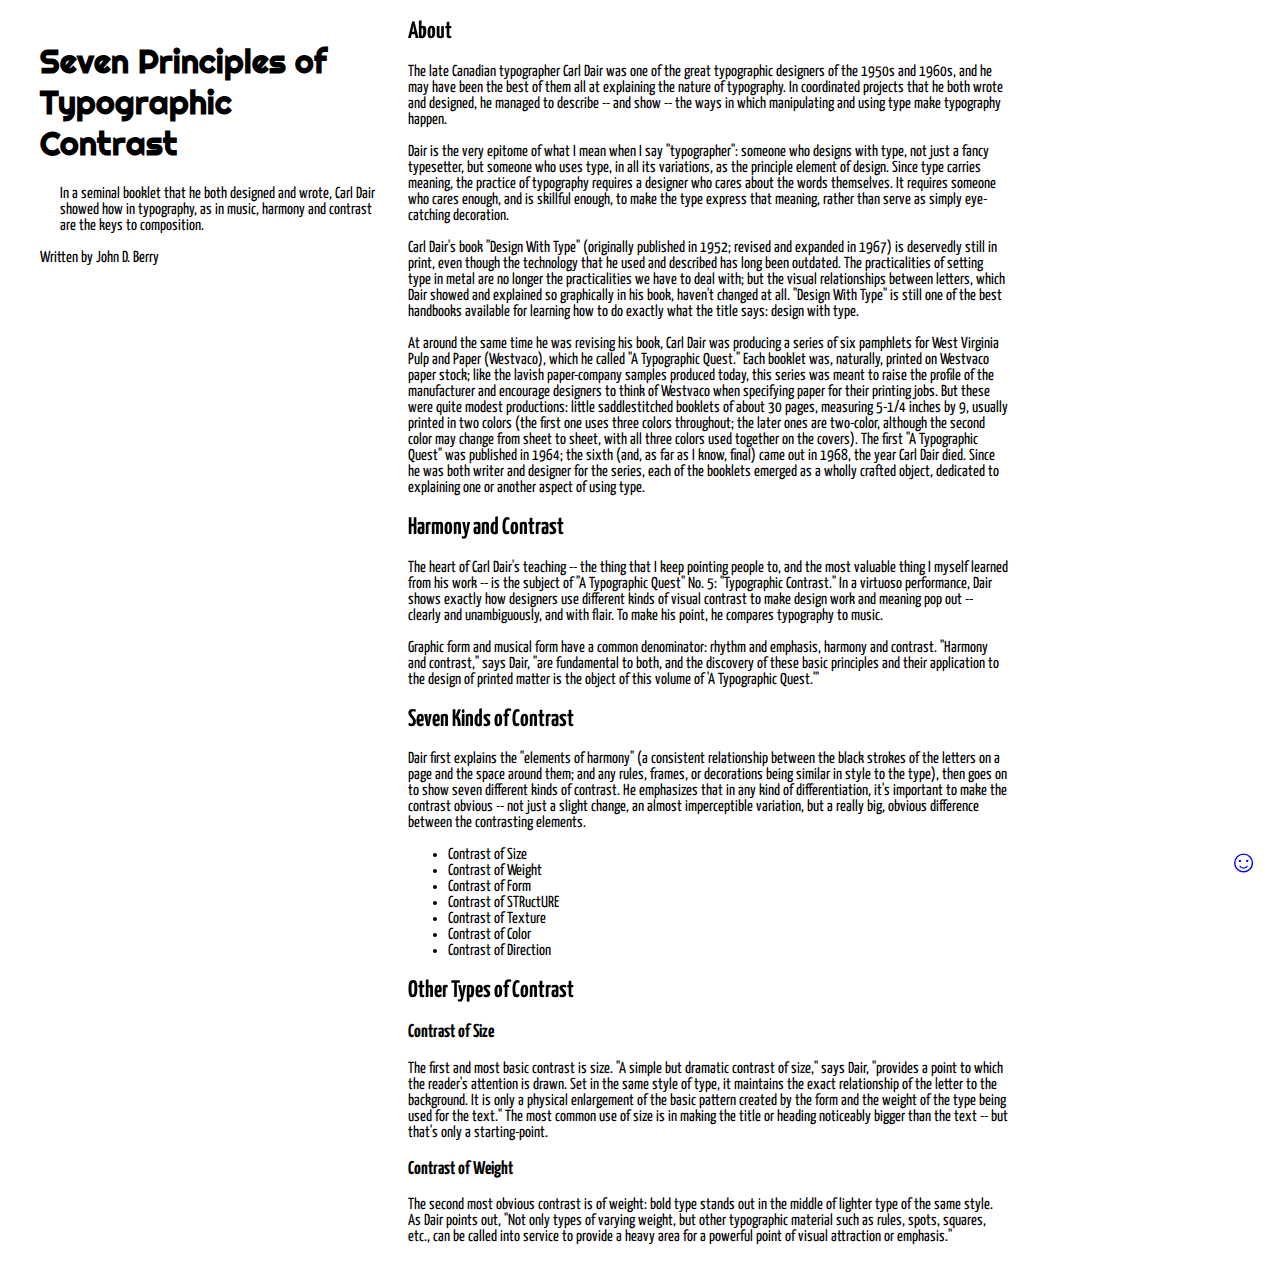
<file: css-advanced-demo/07-b-css-webfont/index.html>
<!DOCTYPE html>
<html lang="en">
  <head>
    <meta charset="utf-8" />
    <meta name="viewport" content="width=device-width, initial-scale=1" />

    <!-- embed the webfont -->
    <link rel="preconnect" href="https://fonts.googleapis.com" />
    <link rel="preconnect" href="https://fonts.gstatic.com" crossorigin />
    <link
      href="https://fonts.googleapis.com/css2?family=Righteous&family=Yanone+Kaffeesatz:wght@300&display=swap"
      rel="stylesheet"
    />

    <link rel="stylesheet" type="text/css" href="css/style.css" />
    <title>CSS Font</title>
  </head>
  <body>
    <span id="smiley"><a href="#about">☺︎</a></span>

    <header id="intro">
      <h1>Seven Principles of Typographic Contrast</h1>
      <p class="indent">
        In a seminal booklet that he both designed and wrote, Carl Dair showed
        how in typography, as in music, harmony and contrast are the keys to
        composition.
      </p>
      <p>Written by John D. Berry</p>
    </header>
    <section id="about">
      <h2 class="section-title">About</h2>
      <p>
        The late Canadian typographer Carl Dair was one of the great typographic
        designers of the 1950s and 1960s, and he may have been the best of them
        all at explaining the nature of typography. In coordinated projects that
        he both wrote and designed, he managed to describe -- and show -- the
        ways in which manipulating and using type make typography happen.
      </p>

      <p>
        Dair is the very epitome of what I mean when I say "typographer":
        someone who designs with type, not just a fancy typesetter, but someone
        who uses type, in all its variations, as the principle element of
        design. Since type carries meaning, the practice of typography requires
        a designer who cares about the words themselves. It requires someone who
        cares enough, and is skillful enough, to make the type express that
        meaning, rather than serve as simply eye-catching decoration.
      </p>

      <p>
        Carl Dair's book "Design With Type" (originally published in 1952;
        revised and expanded in 1967) is deservedly still in print, even though
        the technology that he used and described has long been outdated. The
        practicalities of setting type in metal are no longer the practicalities
        we have to deal with; but the visual relationships between letters,
        which Dair showed and explained so graphically in his book, haven't
        changed at all. "Design With Type" is still one of the best handbooks
        available for learning how to do exactly what the title says: design
        with type.
      </p>

      <p>
        At around the same time he was revising his book, Carl Dair was
        producing a series of six pamphlets for West Virginia Pulp and Paper
        (Westvaco), which he called "A Typographic Quest." Each booklet was,
        naturally, printed on Westvaco paper stock; like the lavish
        paper-company samples produced today, this series was meant to raise the
        profile of the manufacturer and encourage designers to think of Westvaco
        when specifying paper for their printing jobs. But these were quite
        modest productions: little saddlestitched booklets of about 30 pages,
        measuring 5-1/4 inches by 9, usually printed in two colors (the first
        one uses three colors throughout; the later ones are two-color, although
        the second color may change from sheet to sheet, with all three colors
        used together on the covers). The first "A Typographic Quest" was
        published in 1964; the sixth (and, as far as I know, final) came out in
        1968, the year Carl Dair died. Since he was both writer and designer for
        the series, each of the booklets emerged as a wholly crafted object,
        dedicated to explaining one or another aspect of using type.
      </p>
    </section>

    <section>
      <h2 class="section-title">Harmony and Contrast</h2>

      <p>
        The heart of Carl Dair's teaching -- the thing that I keep pointing
        people to, and the most valuable thing I myself learned from his work --
        is the subject of "A Typographic Quest" No. 5: "Typographic Contrast."
        In a virtuoso performance, Dair shows exactly how designers use
        different kinds of visual contrast to make design work and meaning pop
        out -- clearly and unambiguously, and with flair. To make his point, he
        compares typography to music.
      </p>

      <p>
        Graphic form and musical form have a common denominator: rhythm and
        emphasis, harmony and contrast. "Harmony and contrast," says Dair, "are
        fundamental to both, and the discovery of these basic principles and
        their application to the design of printed matter is the object of this
        volume of 'A Typographic Quest.'"
      </p>
    </section>

    <section>
      <h2 class="section-title">Seven Kinds of Contrast</h2>
      <p>
        Dair first explains the "elements of harmony" (a consistent relationship
        between the black strokes of the letters on a page and the space around
        them; and any rules, frames, or decorations being similar in style to
        the type), then goes on to show seven different kinds of contrast. He
        emphasizes that in any kind of differentiation, it's important to make
        the contrast obvious -- not just a slight change, an almost
        imperceptible variation, but a really big, obvious difference between
        the contrasting elements.
      </p>
      <ul>
        <li>Contrast of Size</li>
        <li>Contrast of Weight</li>
        <li>Contrast of Form</li>
        <li>Contrast of STRuctURE</li>
        <li>Contrast of Texture</li>
        <li>Contrast of Color</li>
        <li>Contrast of Direction</li>
      </ul>
    </section>
    <section>
      <h2 class="section-title">Other Types of Contrast</h2>
      <h3>Contrast of Size</h3>
      <p>
        The first and most basic contrast is size. "A simple but dramatic
        contrast of size," says Dair, "provides a point to which the reader's
        attention is drawn. Set in the same style of type, it maintains the
        exact relationship of the letter to the background. It is only a
        physical enlargement of the basic pattern created by the form and the
        weight of the type being used for the text." The most common use of size
        is in making the title or heading noticeably bigger than the text -- but
        that's only a starting-point.
      </p>
      <h3>Contrast of Weight</h3>
      <p>
        The second most obvious contrast is of weight: bold type stands out in
        the middle of lighter type of the same style. As Dair points out, "Not
        only types of varying weight, but other typographic material such as
        rules, spots, squares, etc., can be called into service to provide a
        heavy area for a powerful point of visual attraction or emphasis."
      </p>
    </section>
  </body>
</html>
</file>
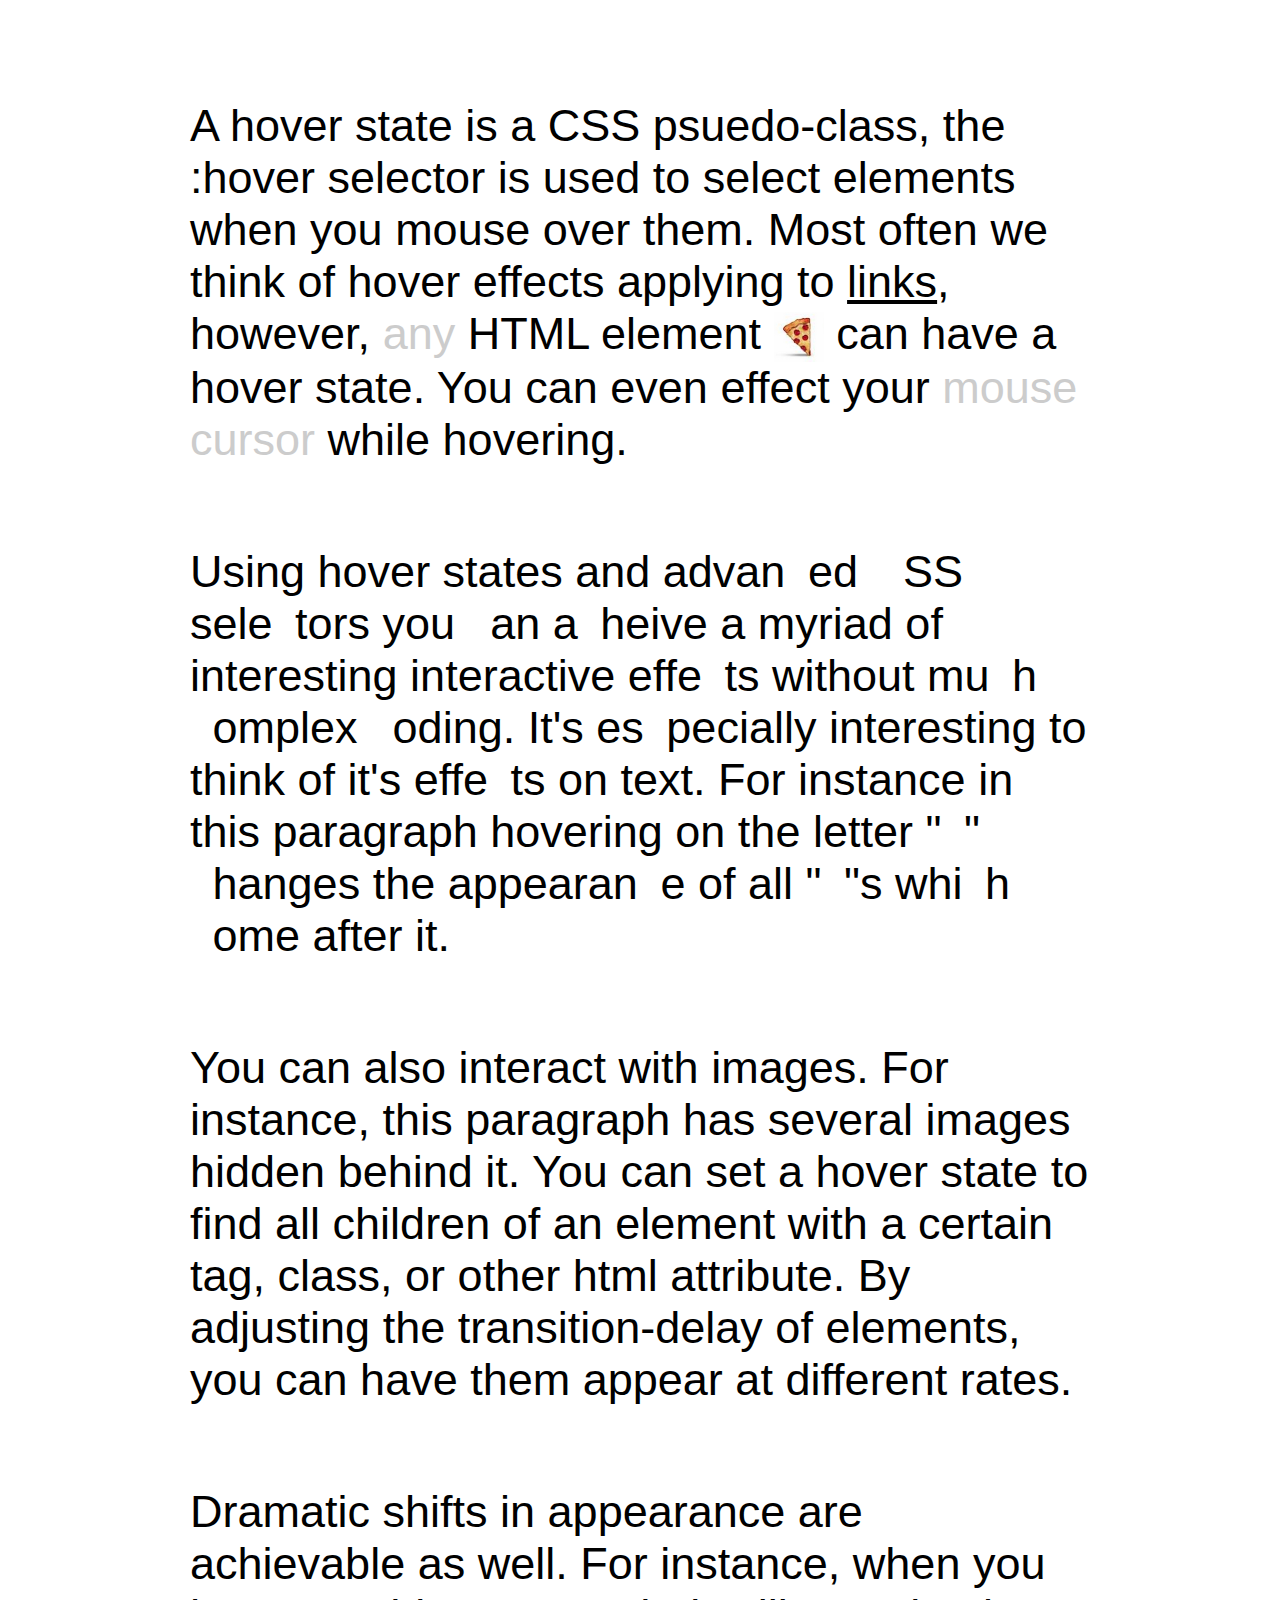
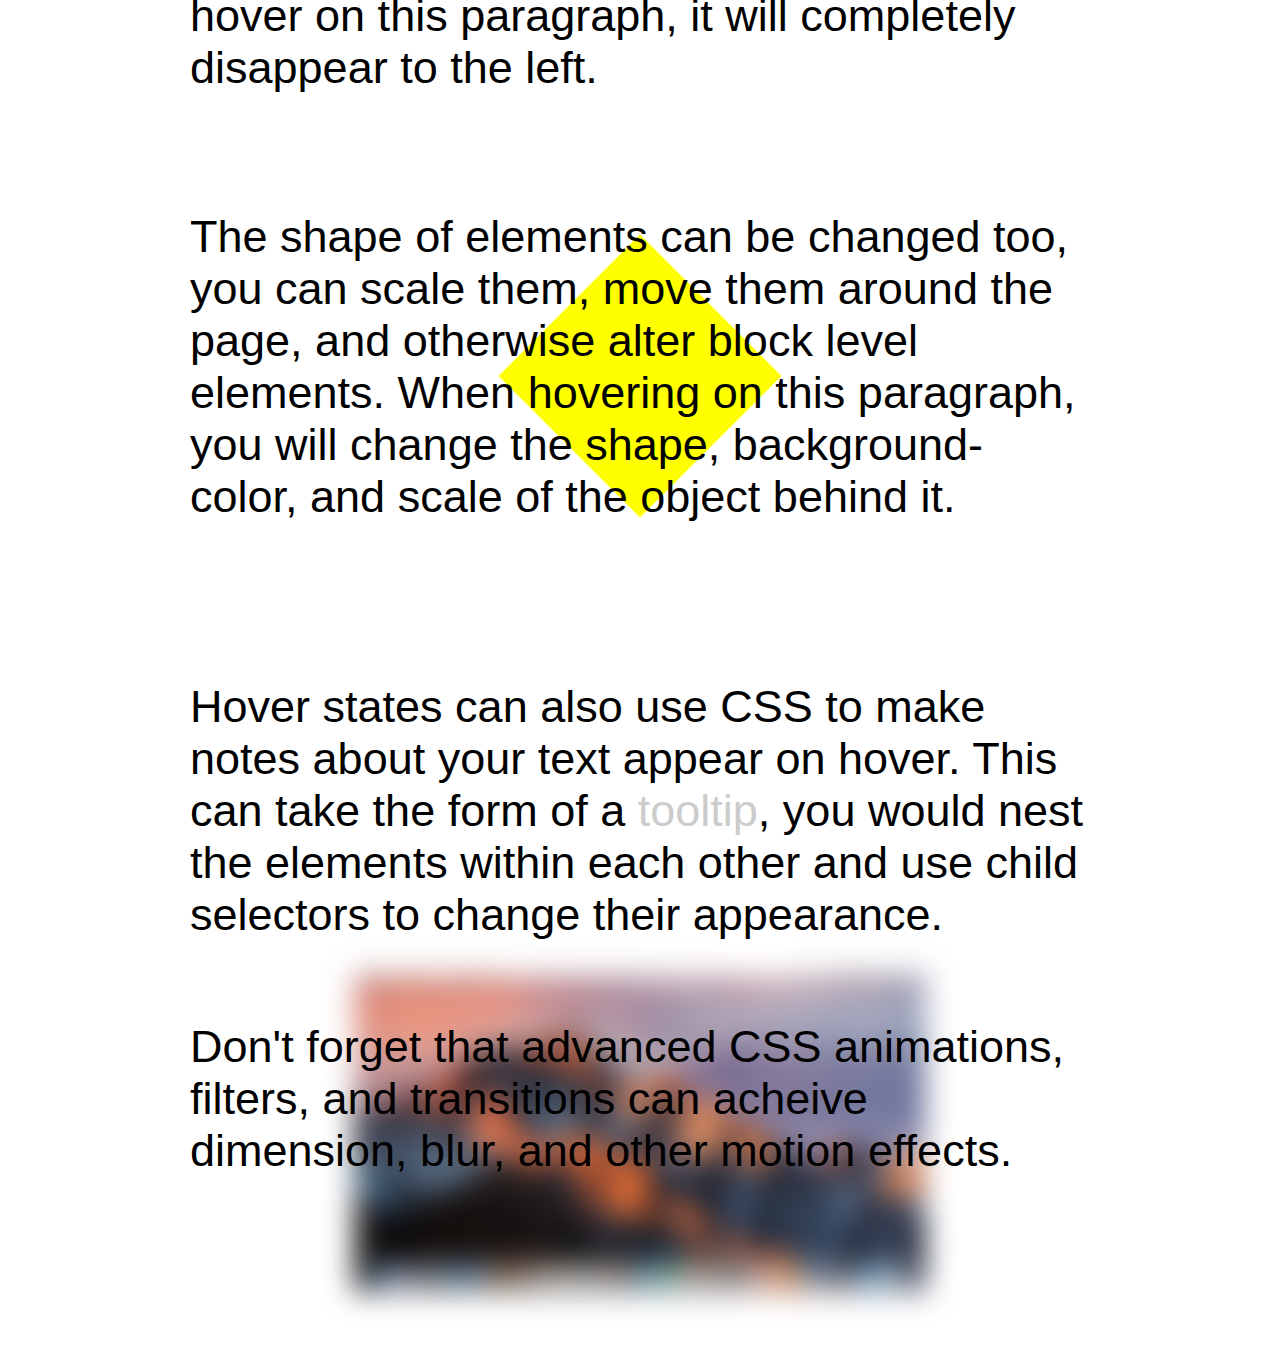
<file: css-advanced-demo/8-hover/index.html>
<html>
<head>
	<title>:hover (states)</title>
	<link rel="stylesheet" type="text/css" href="assets/css/main.css">
</head>
<body>
	<div id="container">
		<p id="simple-paragraph">
			A hover state is a CSS psuedo-class, the :hover selector is used to select elements when you mouse over them. Most often we think of hover effects applying to <a href="http://google.com" target="_blank">links</a>, however, <span id="any">any</span> HTML element <img id="pizza" src="assets/img/pizza.jpg" /> can have a hover state. You can even effect your <span class="mouse">mouse cursor</span> while hovering.
		</p>
		<p id="following-paragraph">
			Using hover states and advan<span class="c">c</span>ed <span class="c">C</span>SS sele<span class="c">c</span>tors you <span class="c">c</span>an a<span class="c">c</span>heive a myriad of interesting interactive effe<span class="c">c</span>ts without mu<span class="c">c</span>h <span class="c">c</span>omplex <span class="c">c</span>oding. It's es<span class="c">c</span>pecially interesting to think of it's effe<span class="c">c</span>ts on text. For instance in this paragraph hovering on the letter "<span class="c">c</span>" <span class="c">c</span>hanges the appearan<span class="c">c</span>e of all "<span class="c">c</span>"s whi<span class="c">c</span>h <span class="c">c</span>ome after it.
		</p>
		<p id="image-paragraph">	
			<span class="top">You can also interact with images. For instance, this paragraph has several images hidden behind it. You can set a hover state to find all children of an element with a certain tag, class, or other html attribute. By adjusting the transition-delay of elements, you can have them appear at different rates.</span>
			<img src="assets/img/1.jpg" id="image-1" />
			<img src="assets/img/2.jpg" id="image-2" />
			<img src="assets/img/3.jpg" id="image-3" />
			<img src="assets/img/4.jpg" id="image-4" />
		</p>
		<p id="sliding-paragraph">
			<span class="slide-out">
				Dramatic shifts in appearance are achievable as well. For instance, when you hover on this paragraph, it will completely disappear to the&nbsp;left.
			</span>
			<span class="slide-in">
				And this paragraph will slide in from the right. This is accomplished by making the first message's opacity equal to 0, and moving them along the&nbsp;x-axis.
			</span>
		</p>
		<p id="shape-paragraph">
			<span class="top">The shape of elements can be changed too, you can scale them, move them around the page, and otherwise alter block level elements. When hovering on this paragraph, you will change the shape, background-color, and scale of the object behind it.</span>
			<span id="square">
			</span>
		</p>
		<p id="tip-paragraph">
			Hover states can also use CSS to make notes about your text appear on hover. This can take the form of a <span class="tooltip">tooltip<span class="tooltip-text">This is a tooltip</span></span>, you would nest the elements within each other and use child selectors to change their appearance.	 
		</p>
		<p id="three-dimensional">
			<span class="top">Don't forget that advanced CSS animations, filters, and transitions can acheive dimension, blur, and other motion effects.</span>
			<span id="moving-shape"></span>
		</p>	
	</div>
</body>
</html>
</file>
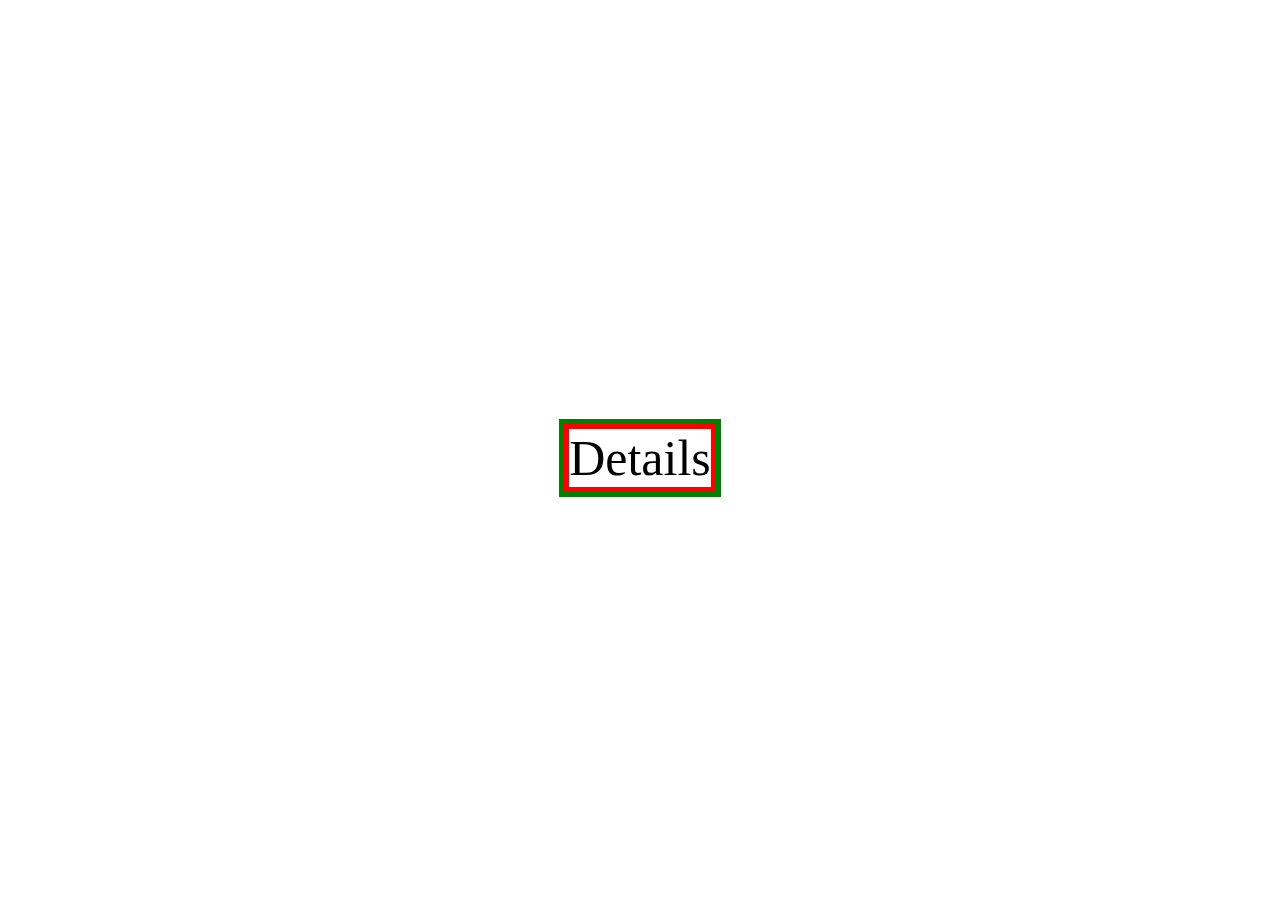
<file: css-advanced-demo/9-details-summary/index.html>
<!DOCTYPE html>
<html>
  <head>
    <title>Details Summary Example</title>
    <link rel="stylesheet" href="style.css" />
  </head>

  <body>
    <div class="center">
      <!-- <details> -->
      <!-- <summary>Details</summary>
        More Details
      </details> -->

      <details>
        <summary>Details</summary>
        <hidden>
          <details>
            <summary>More Details</summary>
            <hidden>
              <details>
                <summary>More more Details</summary>
                <hidden>
                  <details>
                    <summary>More more More Details</summary>
                    <hidden>
                      <details>
                        <summary>More more More More Details</summary>
                      </details>
                    </hidden>
                  </details>
                </hidden>
              </details>
            </hidden>
          </details>
        </hidden>
      </details>
    </div>
  </body>
</html>
</file>
<file: css-advanced-demo/01-css-intro/css/style.css>
p {
	color: blue;
	background-color: yellow;
}
h3 {
	color: red;
}
</file>
<file: css-advanced-demo/02-css-selectors/css/style.css>
body {
    font-family: "Arial", sans-serif;

}

h1,
h2 {
    color: red;
}

p {
    color: blue;
}

div {
    border: 5px solid red;
    padding: 10px;
}

div p {
    background-color: #ef560f;
    color: pink;
}

.special-paragraph {
    font-size: 30px;
}

#page-title {
    font-size: 100px;
}
</file>
<file: css-advanced-demo/03-css-color/css/style.css>
body {
  font-family: "Arial", sans-serif;

  /* The color picker will show up when you hover over 
  a hex or RGB color code,  */

  /* background-color:rgb(125, 128, 6); */
  /*    background-color:#14cc76;*/
  background: linear-gradient(yellow, red);
}

h1 {
  color: rgba(163, 46, 46, 0.509);
}
</file>
<file: css-advanced-demo/04-css-units/css/style.css>
body {
  font-family: "Arial", sans-serif;
  margin: 20px;
  font-size: 20px;
}

div {
  border: 3px solid black;
  background-color: lawngreen;
  /* width: 200px; */
  width: 50vw;
  height: 50vh;
  padding: 2vw;
}
</file>
<file: css-advanced-demo/06-css-position/css/style.css>
* {
  box-sizing: border-box;
}

/* type */

body {
  font-family: "Arial", sans-serif;
}

/* positioning */

section {
  width: 600px;
  margin-left: 400px;
}

/* relative position */

.indent {
  position: relative;
  left: 20px;
}

/* absolute position */

#intro {
  /* position: absolute; */
  width: 320px;
  left: 40px;
  position: fixed;
}

/* fixed position */

#smiley {
  position: fixed;
  bottom: 20px;
  right: 20px;
  font-size: 6rem;
}

#smiley a {
  text-decoration: none;
}

/* sticky position */

.section-title {
  position: sticky;
  top: 0px;
  background-color: blue;
  color: rgb(255, 255, 255);
}
</file>
<file: css-advanced-demo/07-a-css-font/css/style.css>
* {
    box-sizing: border-box;
}

@font-face {
    font-family: "Pilowlava";
    src: url("../fonts/Pilowlava-Regular.woff2") format("woff2"),
        url("../fonts/Pilowlava-Regular.woff") format("woff"),
        url("../fonts/Pilowlava-Regular.woff2") format("eot");
}

/* type */

body {
    font-family: arial, sans-serif;
/*    	font-family: 'Yatra One', cursive;*/
/*	font-family: collector-comic, sans-serif;*/

    font-weight: 400;
/*    font-weight: bold;*/
    font-style: italic;
    font-style: italic;

    letter-spacing: -1px;
    line-height: 20px;
    text-decoration: line-through;
/*    text-align: right;*/
}

h1 {
    font-family: Pilowlava;
}



/* position */

section {
    width: 600px;
    margin-left: 400px;
}

/* relative position */

.indent {
    position: relative;
    left: 20px;
}

/* absolute position */

#intro {
    position: absolute;
    width: 320px;
    left: 40px;
}

/* fixed position */

#smiley {
    position: fixed;
    bottom: 20px;
    right: 20px;
    font-size: 2rem;
}

#smiley a {
    text-decoration: none;
}


/* sticky position */

.section-title {
    position: sticky;
    top: 0px;
}
</file>
<file: css-advanced-demo/07-b-css-webfont/css/style.css>
* {
  box-sizing: border-box;
}

/* type */

body {
  /* font-family: arial, sans-serif; */
  font-family: "Yanone Kaffeesatz", sans-serif;
  font-weight: 400;
/*  text-align: right;*/
}

h1 {
  font-family: "Righteous", cursive;
}

/* position */

section {
  width: 600px;
  margin-left: 400px;
}

/* relative position */

.indent {
  position: relative;
  left: 20px;
}

/* absolute position */

#intro {
  position: absolute;
  width: 320px;
  left: 40px;
}

/* fixed position */

#smiley {
  position: fixed;
  bottom: 20px;
  right: 20px;
  font-size: 2rem;
}

#smiley a {
  text-decoration: none;
}

/* sticky position */

.section-title {
  position: sticky;
  top: 0px;
}
</file>
<file: css-advanced-demo/9-details-summary/style.css>
body {
  text-align: center;
  display: grid;
  height: 100vh;
  font-size: 50px;
}

.center {
  margin: auto;
}

details > summary {
  list-style: none;
}

details > summary::-webkit-details-marker {
  display: none;
}

summary {
  outline: none;
}

summary {
  border: 5px solid red;
}

details {
  border: 5px solid green;
}
</file>
<file: css-advanced-demo/8-hover/assets/css/main.css>
/* reset */

* {
    padding: 0px;
    margin: 0px;
}

/* type */

body {
    font-family: arial, helvetica, sans-serif;
    text-align: left;
    font-size: 45px;

    overflow-x: hidden;

}

/* structure */

#container {
	width: 900px;
	padding: 100px 30px;
	margin: auto;
	font-weight: 300;
}

#container p {
	margin-bottom: 80px;
	position: relative;
}

ul {
	font-size: 20px;
	list-style-type: square;

}

li {
	width: 350px;
	padding-right: 100px;
	height: 200px;
	float: left;
	display: block;
}

/* basic hovers */

a {
	color: black;
}

a:hover {
	color: black;
	text-decoration: none;
}

#any {
	color: #ccc;
}

#any:hover {
	color: black;
}

#pizza {
	width: 50px;
	display: inline-block;
	vertical-align: middle;

	-webkit-transition: all .5s ease-in-out; /* transitions make any changes to the element happen over time */
}

#pizza:hover {
	-webkit-transform: rotate(720deg);
}

.mouse {
	color: #ccc;
}

.mouse:hover {
	color: black;
	cursor: url('../img/arrow.png'), auto;

}

/* the ~ selector finds all the elements that are adjacent and follow that item. in this case the span class .c on hover */

.c {
	opacity: 0;
}

.c:hover ~ .c, .c:hover {
	opacity: 1;
} 


/* hover states for images */

#image-paragraph img {
	z-index: 0;
	position: absolute;
	max-width: 200px;
	opacity: 0;
	-webkit-transition: all 1s ease-in-out;
}

p#image-paragraph:hover img {
	opacity: 1;
}

/* each image is given its own transition delay, so they occur in an order when hovered on */

p#image-paragraph #image-1 {
	top: 10px;
	left: 30px;
	-webkit-transition-delay: 0s;	
}

p#image-paragraph #image-2 {
	right: 10px;
	bottom: 70px;
	-webkit-transition-delay: 0.2s;
}

p#image-paragraph #image-3 {
	left: 300px;
	bottom: -100px;
	-webkit-transition-delay: .4s;
}

p#image-paragraph #image-4 {
	right: 90px;
	top: -100px;
	-webkit-transition-delay: .6s;	
}


/* sliding elements */

#sliding-paragraph {
	height: 245px;
}

.slide-out, .slide-in {
	display: block;
	top: 0px;
	left: 0px;
	position: absolute;
	-webkit-transition: all 300ms ease-in-out;

}

/* using transtions, you can move elements along the x or y axis */

.slide-in {
	opacity: 0;
	-webkit-transform: translate(400px, 0);
}

/* when you hover on #paragraph-3, we're adjusting the x position of the .slide-out text, and .slide-in */

#sliding-paragraph:hover .slide-out {
	opacity: 0;
	-webkit-transform: translate(-400px, 0);
}

#sliding-paragraph:hover .slide-in {
	opacity: 1;
	-webkit-transform: translate(0px, 0);
}


/* hovering on the #shape-paragraph, adjusts the shape behind it */

#shape-paragraph {
	position: relative;
	height: 390px;
}

#square {
    width: 200px;
    height: 200px;
    position: absolute;
    display: block;
    top: 50%;
    margin-top: -130px;
    left: 50%;
    margin-left: -100px;
    background-color: yellow;

	-webkit-transform: rotate(45deg);
	-webkit-transition: all 500ms ease-in-out;

}

#shape-paragraph:hover #square {
	background-color: orange; 
	border-radius: 100px;	

	-webkit-transform: scale(2.25);
   
}

/* tooltip */

.tooltip {
	position: relative;
	color: #ccc;

	-webkit-transition: all 500ms ease-in-out;	
}

/* this text will appear as a tooltip when hovering on .tooltip */

.tooltip .tooltip-text { 
	background: black;
	position: absolute;
	top: -30px;
	width: 110px;
	margin-left: -5px;
	color: white;
	font-size: 15px;
	padding: 10px;
	font-family: "helvetica";
	opacity: 0;
	text-align: center;

	-webkit-transition: all 500ms ease-in-out;

}

.tooltip:hover {
	color: black;
}

.tooltip:hover .tooltip-text {
	opacity: 1;
}


/* dimensional hovers */

#three-dimensional {
    z-index: 1;	
}

#moving-shape {
	position: absolute;
	width: 570px;
	height: 320px;
	background-image: url('../img/og_image.png');
	background-size: cover;
	background-position: center;
	top: -50px;
	left: calc(50% - 285px);
	display: block;
	filter: blur(15px);
	z-index: 0;

	transition: 500ms all;
	animation: rotating 45s linear infinite;
}

#three-dimensional:hover #moving-shape {
    filter: blur(0px);
    z-index: 2;
}


@keyframes rotating {
  from {
    transform: rotate3d(1, -1, 0, 0deg);
  }
  to {
    transform: rotate3d(1, -1, 0, 360deg);
  }
}


/* useful */

.top {
	z-index: 1;
	position: relative;
}
</file>
